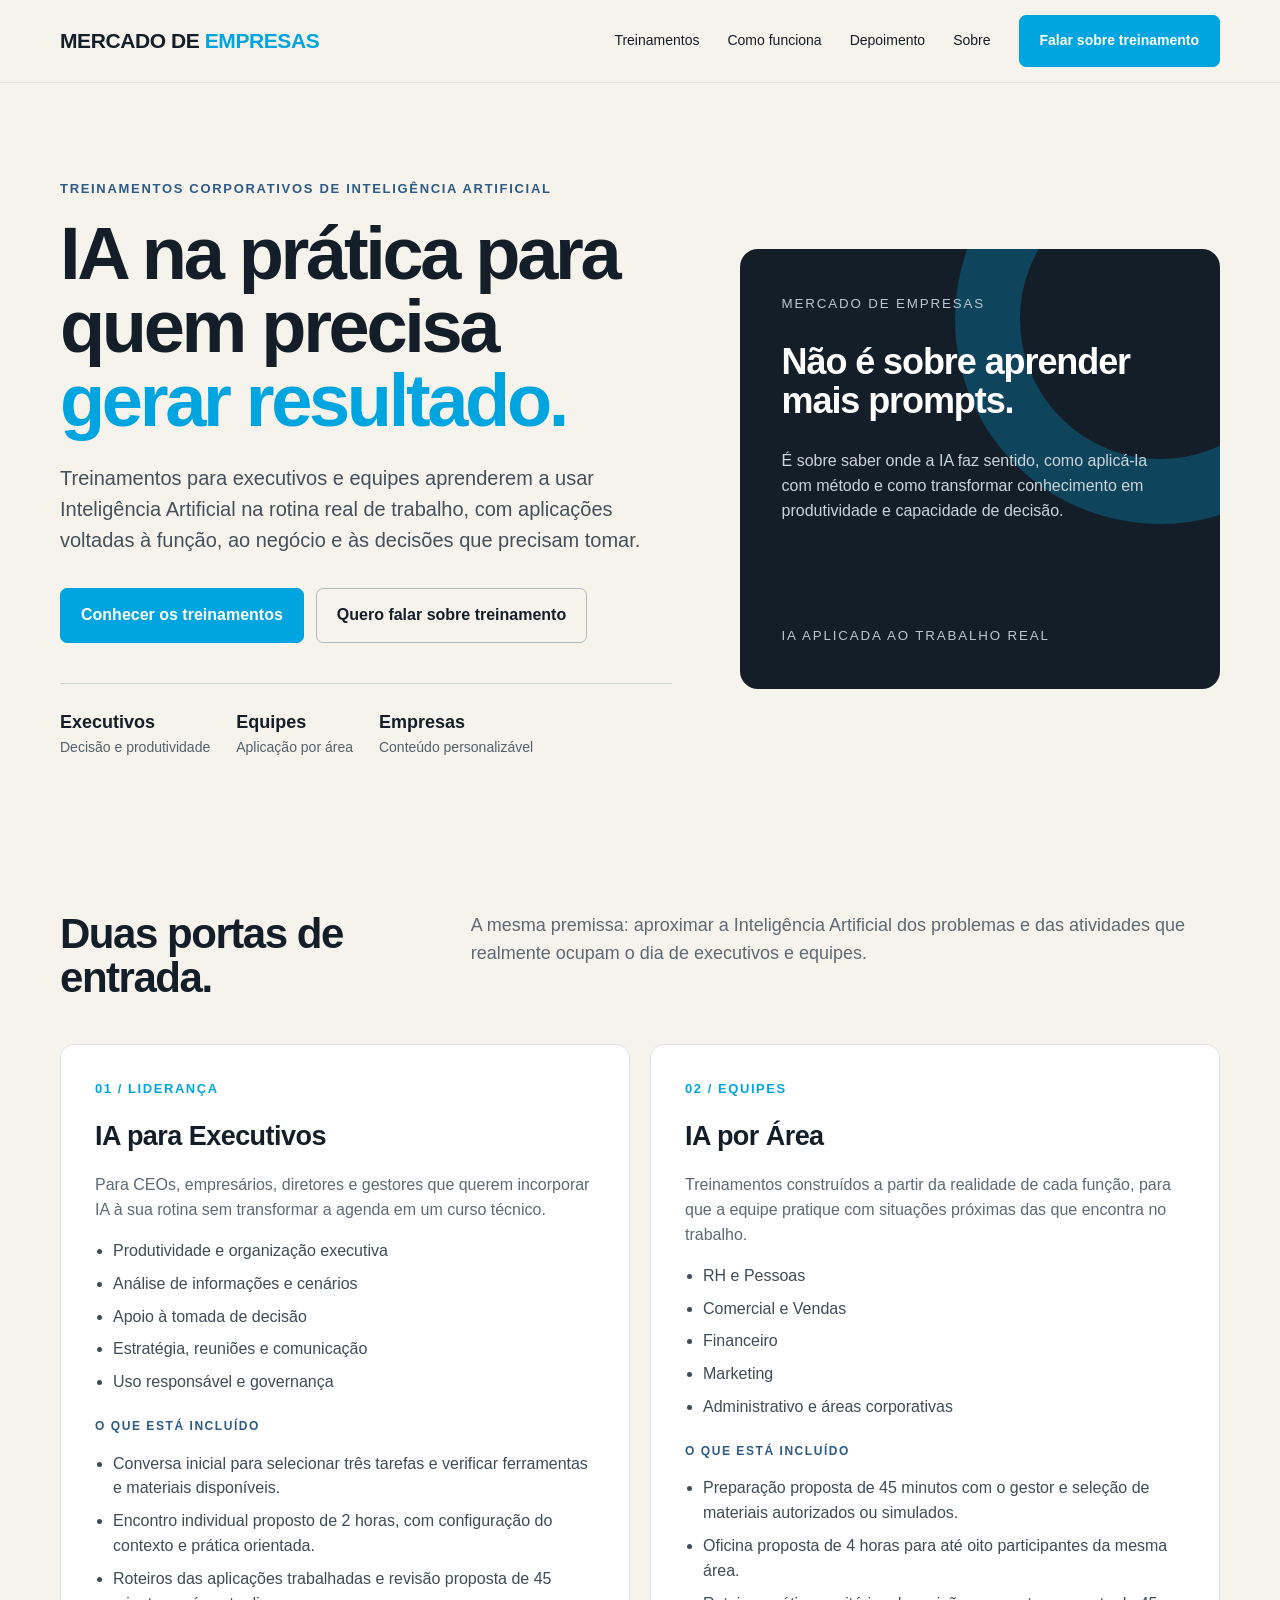
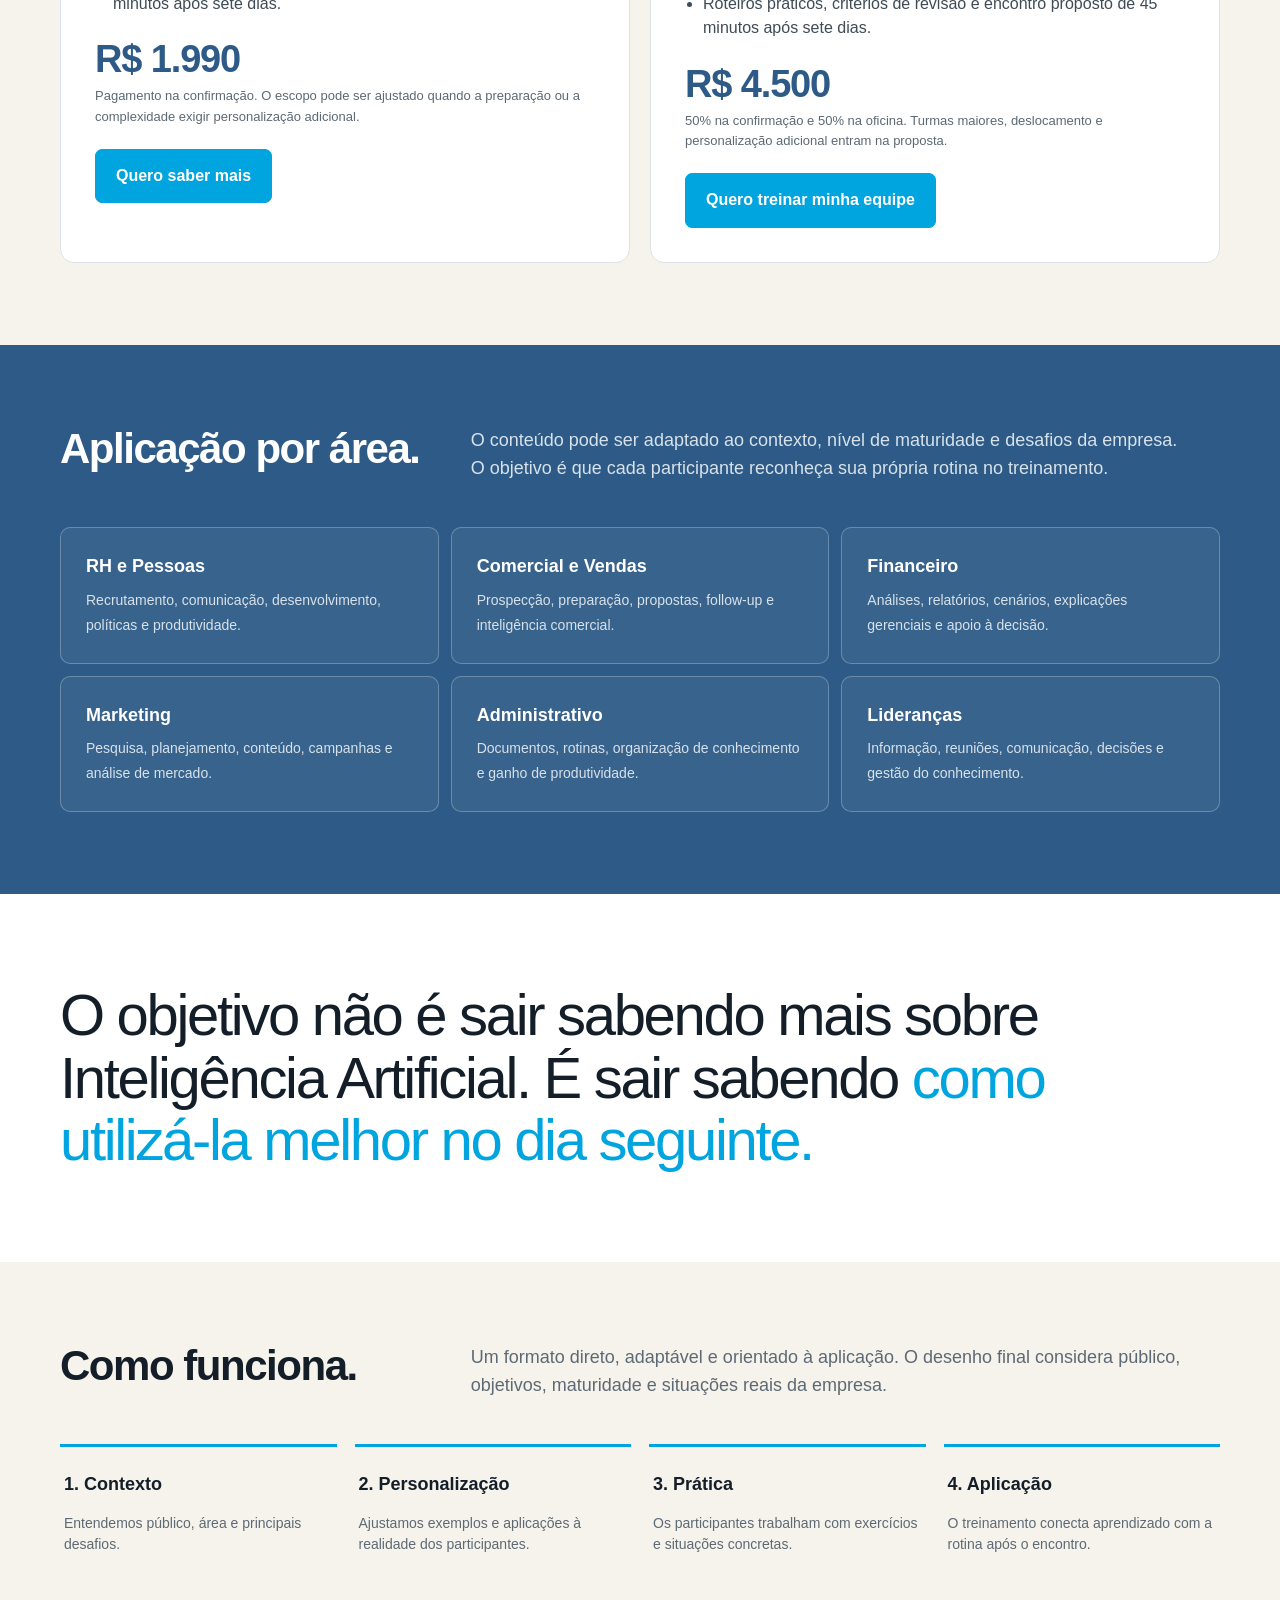
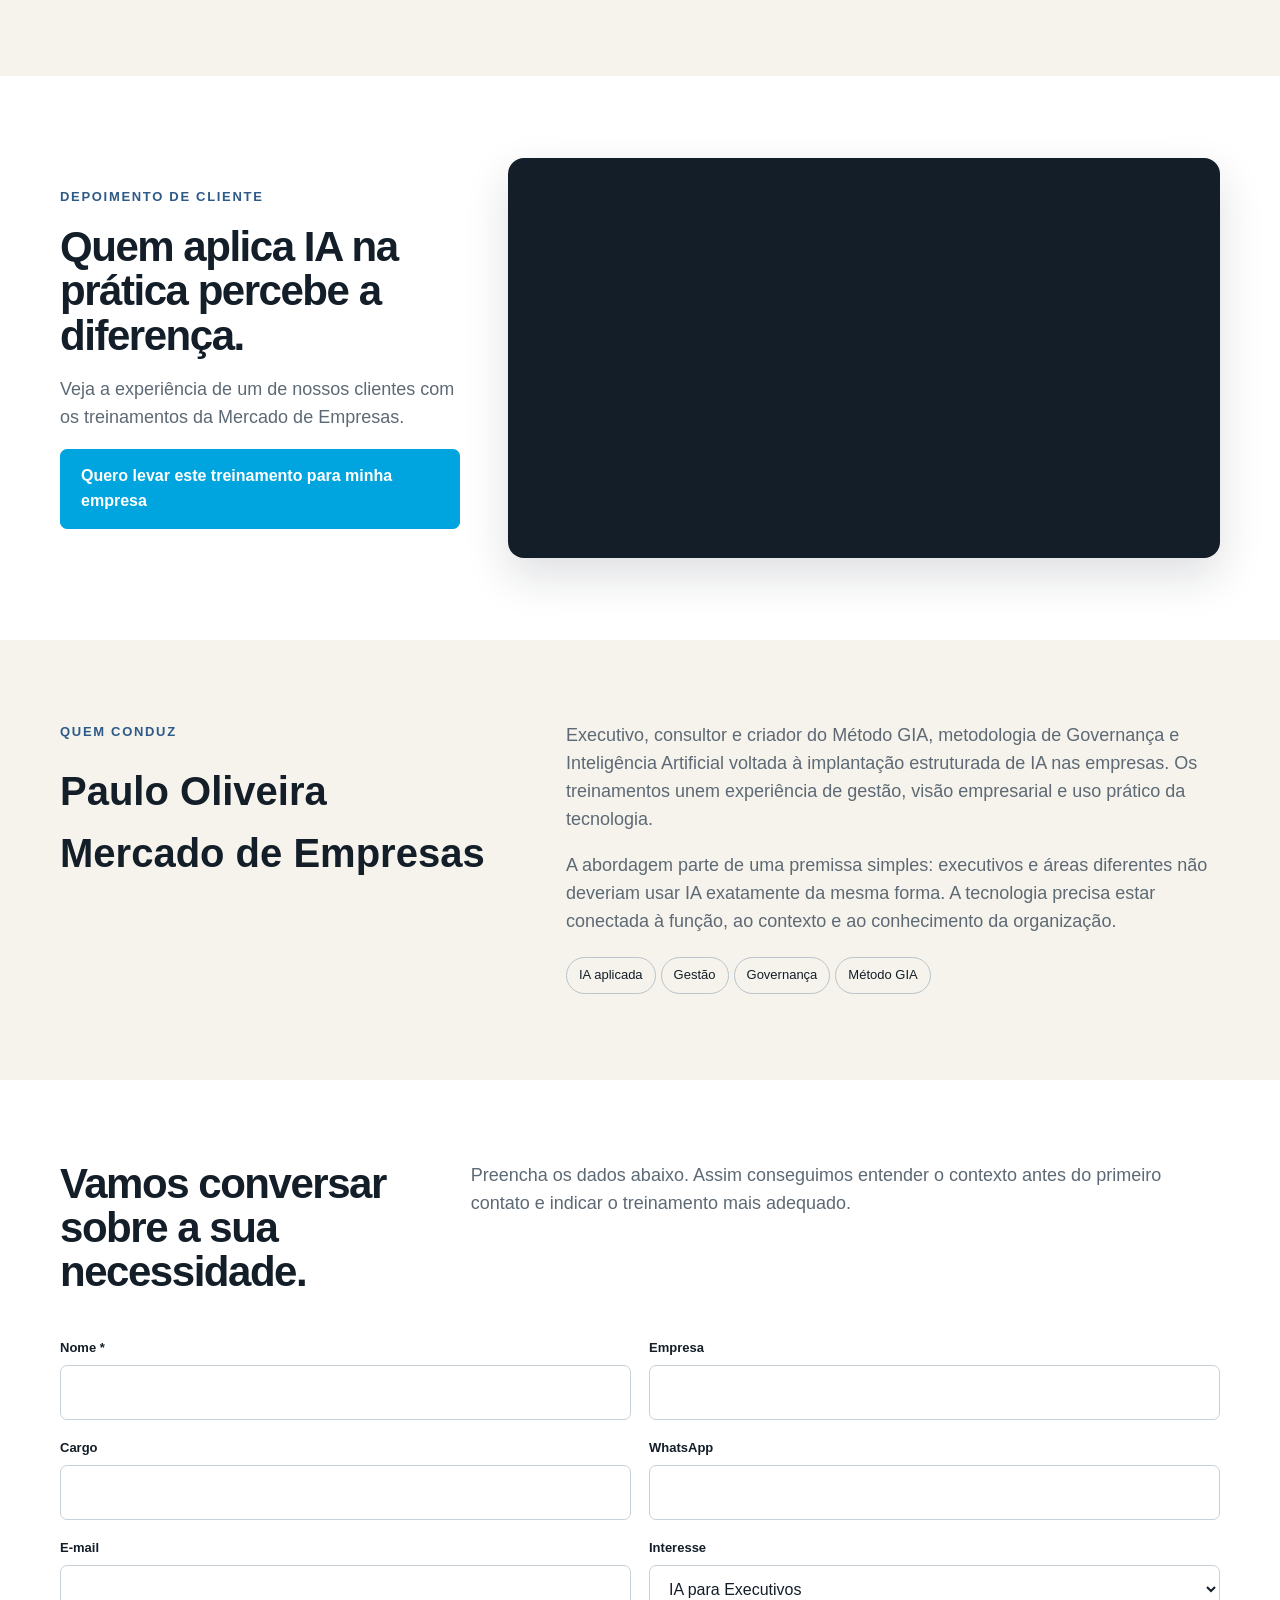
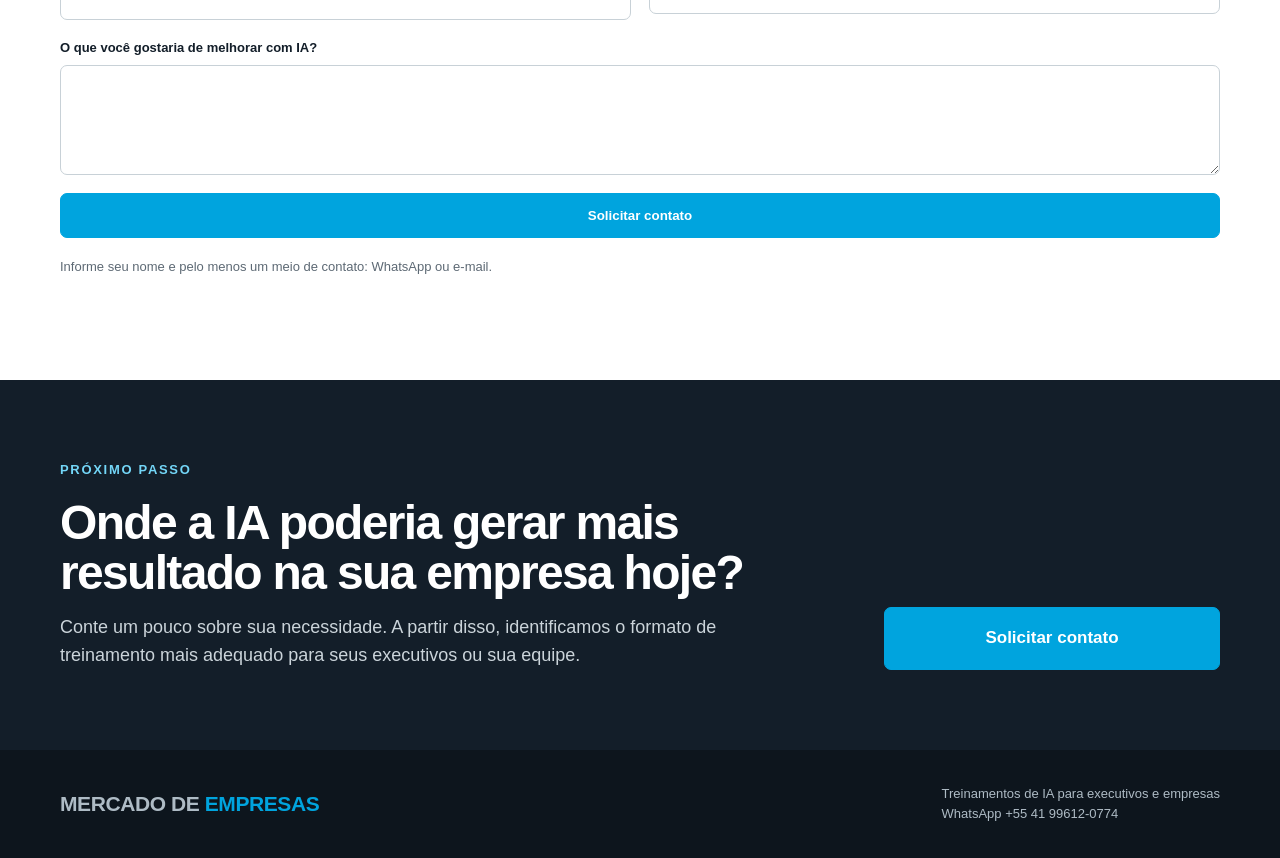
<file: index.html>
<!doctype html><html lang="pt-BR"><head><meta charset="utf-8"><meta name="viewport" content="width=device-width,initial-scale=1"><title>IA na Prática | Mercado de Empresas</title><meta name="description" content="Treinamentos práticos de Inteligência Artificial para executivos e equipes. IA aplicada à rotina, decisões e resultados da empresa."><meta name="mde-version" content="2026-10-04-ga4-live"><style>:root{--cyan:#00A4DE;--deep:#2D5A87;--cream:#F6F3EC;--graphite:#131E29;--white:#fff;--muted:#5d6974;--line:#dce3e8}*{box-sizing:border-box}html{scroll-behavior:smooth}body{margin:0;font-family:Inter,Arial,sans-serif;background:var(--cream);color:var(--graphite);line-height:1.55}.wrap{width:min(1160px,calc(100% - 40px));margin:auto}header{position:sticky;top:0;z-index:20;background:rgba(246,243,236,.94);backdrop-filter:blur(12px);border-bottom:1px solid rgba(19,30,41,.08)}.nav{height:82px;display:flex;align-items:center;justify-content:space-between;gap:24px}.brand{font-weight:800;font-size:21px;letter-spacing:-.02em}.brand span{color:var(--cyan)}.navlinks{display:flex;align-items:center;gap:28px;font-size:14px}a{color:inherit;text-decoration:none}.btn{display:inline-flex;align-items:center;justify-content:center;padding:14px 20px;border-radius:7px;background:var(--cyan);color:#fff;font-weight:750;border:1px solid var(--cyan);transition:.2s}.btn:hover{transform:translateY(-1px);filter:brightness(.96)}.btn.alt{background:transparent;color:var(--graphite);border-color:#aeb9c2}.hero{padding:96px 0 72px;overflow:hidden}.hero-grid{display:grid;grid-template-columns:1.12fr .88fr;gap:68px;align-items:center}.eyebrow{font-size:13px;letter-spacing:.13em;text-transform:uppercase;color:var(--deep);font-weight:800;margin-bottom:18px}h1{font-size:clamp(42px,6vw,74px);line-height:.99;letter-spacing:-.045em;margin:0 0 26px;max-width:800px}h1 span{color:var(--cyan)}.lead{font-size:20px;color:#43505c;max-width:690px;margin:0 0 32px}.actions{display:flex;gap:12px;flex-wrap:wrap}.proof{display:flex;gap:26px;margin-top:40px;padding-top:25px;border-top:1px solid #cdd5da;font-size:14px;color:#52606b}.proof b{display:block;color:var(--graphite);font-size:18px}.hero-card{background:var(--graphite);color:white;border-radius:18px;padding:42px;min-height:440px;display:flex;flex-direction:column;justify-content:space-between;position:relative;overflow:hidden}.hero-card:before{content:"";position:absolute;width:280px;height:280px;border:65px solid var(--cyan);border-radius:50%;right:-145px;top:-135px;opacity:.28;pointer-events:none;z-index:0}.hero-card>div,.hero-card>small{position:relative;z-index:1}.hero-card small{text-transform:uppercase;letter-spacing:.14em;color:#b9c7d0}.hero-card h2{font-size:36px;line-height:1.08;letter-spacing:-.03em;max-width:380px;margin:28px 0}.hero-card p{color:#cbd4da;max-width:390px}section{padding:82px 0}.section-head{display:grid;grid-template-columns:.65fr 1.35fr;gap:50px;margin-bottom:44px}.section-head h2{font-size:42px;line-height:1.05;letter-spacing:-.035em;margin:0}.section-head p{font-size:18px;color:var(--muted);margin:0;max-width:720px}.cards{display:grid;grid-template-columns:repeat(2,1fr);gap:20px}.card{background:#fff;border:1px solid var(--line);border-radius:14px;padding:34px}.card .num{color:var(--cyan);font-size:13px;font-weight:800;letter-spacing:.12em}.card h3{font-size:27px;margin:16px 0 12px;letter-spacing:-.02em}.card p{color:var(--muted)}.card ul{padding-left:18px;color:#3f4b55}.card li{margin:8px 0}.offer-label{font-size:12px;letter-spacing:.13em;text-transform:uppercase;color:var(--deep);font-weight:800;margin:22px 0 6px}.price{font-size:38px;line-height:1;color:var(--deep);font-weight:850;letter-spacing:-.03em;margin:24px 0 8px}.price-note{font-size:13px;color:var(--muted);margin:0 0 22px}.dark{background:var(--deep);color:#fff}.dark .section-head p{color:#d8e2ea}.areas{display:grid;grid-template-columns:repeat(3,1fr);gap:12px}.area{padding:25px;border:1px solid rgba(255,255,255,.25);border-radius:10px;background:rgba(255,255,255,.055)}.area b{display:block;font-size:18px;margin-bottom:7px}.area span{color:#d8e2ea;font-size:14px}.steps{display:grid;grid-template-columns:repeat(4,1fr);gap:18px}.step{border-top:3px solid var(--cyan);padding:24px 4px}.step b{font-size:18px}.step p{color:var(--muted);font-size:14px}.statement{padding:90px 0;background:#fff}.statement blockquote{font-size:clamp(34px,5vw,58px);line-height:1.08;letter-spacing:-.04em;margin:0;max-width:1050px}.statement span{color:var(--cyan)}.about{display:grid;grid-template-columns:.8fr 1.2fr;gap:70px;align-items:start}.about h2{font-size:40px;margin:0}.about p{font-size:18px;color:var(--muted);margin-top:0}.tag{display:inline-block;border:1px solid #b9c4cb;border-radius:999px;padding:7px 12px;margin:4px 5px 4px 0;font-size:13px}.leadform{background:#fff}.formgrid{display:grid;grid-template-columns:repeat(2,1fr);gap:18px}.field{display:flex;flex-direction:column;gap:7px}.field.full{grid-column:1/-1}.field label{font-size:13px;font-weight:750}.field input,.field select,.field textarea{width:100%;padding:14px 15px;border:1px solid #c8d1d7;border-radius:7px;background:#fff;color:var(--graphite);font:inherit}.field textarea{min-height:110px;resize:vertical}.formnote{font-size:13px;color:var(--muted);margin-top:12px}.formstatus{margin-top:14px;font-weight:700}.cta{padding:80px 0;background:var(--graphite);color:white}.cta-box{display:grid;grid-template-columns:1.4fr .6fr;gap:40px;align-items:end}.cta h2{font-size:48px;line-height:1.04;letter-spacing:-.035em;margin:0 0 16px}.cta p{color:#cbd4da;font-size:18px;margin:0;max-width:690px}.cta .btn{width:100%;font-size:17px;padding:17px}footer{background:#0d151d;color:#aebbc5;padding:34px 0;font-size:13px}.foot{display:flex;justify-content:space-between;gap:20px;align-items:center}.floating{position:fixed;right:20px;bottom:20px;z-index:30;box-shadow:0 12px 28px rgba(0,0,0,.18)}.floating.hidden{display:none}.successbox{display:none;grid-column:1/-1;padding:32px;border:1px solid #b8dfe9;border-radius:12px;background:#f2fbfe}.successbox.show{display:block}.formgrid.sent>.field{display:none}.formgrid.sent>.successbox{display:block}.successbox h3{margin:0 0 8px;font-size:25px}.successbox p{margin:0;color:var(--muted)}.successbox #waAfterSubmit{display:inline-flex;margin-top:20px;background:var(--cyan);color:#fff}@media(max-width:850px){.navlinks a:not(.btn){display:none}.hero{padding-top:62px}.hero-grid,.section-head,.about,.cta-box{grid-template-columns:1fr}.hero-card{min-height:330px}.cards,.areas{grid-template-columns:1fr}.steps{grid-template-columns:1fr 1fr}.proof{flex-wrap:wrap}section{padding:60px 0}}@media(max-width:650px){.formgrid{grid-template-columns:1fr}.field.full{grid-column:auto}}@media(max-width:520px){.hero-card:before{width:230px;height:230px;border-width:48px;right:-130px;top:-110px;opacity:.18}.wrap{width:min(100% - 28px,1160px)}.nav{height:70px}.brand{font-size:17px}h1{font-size:44px}.lead{font-size:18px}.hero-card{padding:28px}.steps{grid-template-columns:1fr}.cta h2{font-size:38px}.floating{left:14px;right:14px;bottom:12px}}.testimonial{background:#fff}.testimonial-grid{display:grid;grid-template-columns:.72fr 1.28fr;gap:48px;align-items:center}.testimonial h2{font-size:42px;line-height:1.05;letter-spacing:-.035em;margin:0 0 18px}.testimonial p{font-size:18px;color:var(--muted)}.video-wrap{position:relative;padding-top:56.25%;border-radius:16px;overflow:hidden;background:var(--graphite);box-shadow:0 18px 45px rgba(19,30,41,.14)}.video-wrap iframe{position:absolute;inset:0;width:100%;height:100%;border:0}@media(max-width:850px){.testimonial-grid{grid-template-columns:1fr}.testimonial h2{font-size:36px}}</style></head><body><script async src="https://www.googletagmanager.com/gtag/js?id=G-4617B5CX98"></script><script>
window.dataLayer=window.dataLayer||[];
function gtag(){dataLayer.push(arguments);}
window.MDE_ANALYTICS={measurementId:'G-4617B5CX98',startedAt:Date.now()};
function mdeTrack(name,params){gtag('event',name,Object.assign({page_location:location.href,page_path:location.pathname,origem:new URLSearchParams(location.search).get('origem')||new URLSearchParams(location.search).get('utm_source')||'direto'},params||{}));}
gtag('js',new Date());
gtag('config','G-4617B5CX98',{send_page_view:true});
</script><header><div class="wrap nav"><div class="brand">MERCADO DE <span>EMPRESAS</span></div><nav class="navlinks"><a href="#treinamentos">Treinamentos</a><a href="#como">Como funciona</a><a href="#depoimento">Depoimento</a><a href="#sobre">Sobre</a><a class="btn form-cta" data-interest="Geral" href="#contato">Falar sobre treinamento</a></nav></div></header><main><section class="hero"><div class="wrap hero-grid"><div><div class="eyebrow">Treinamentos corporativos de Inteligência Artificial</div><h1>IA na prática para quem precisa <span>gerar resultado.</span></h1><p class="lead">Treinamentos para executivos e equipes aprenderem a usar Inteligência Artificial na rotina real de trabalho, com aplicações voltadas à função, ao negócio e às decisões que precisam tomar.</p><div class="actions"><a class="btn" href="#treinamentos">Conhecer os treinamentos</a><a class="btn alt form-cta" data-interest="Geral" href="#contato">Quero falar sobre treinamento</a></div><div class="proof"><div><b>Executivos</b>Decisão e produtividade</div><div><b>Equipes</b>Aplicação por área</div><div><b>Empresas</b>Conteúdo personalizável</div></div></div><div class="hero-card"><div><small>Mercado de Empresas</small><h2>Não é sobre aprender mais prompts.</h2><p>É sobre saber onde a IA faz sentido, como aplicá-la com método e como transformar conhecimento em produtividade e capacidade de decisão.</p></div><small>IA aplicada ao trabalho real</small></div></div></section><section id="treinamentos"><div class="wrap"><div class="section-head"><h2>Duas portas de entrada.</h2><p>A mesma premissa: aproximar a Inteligência Artificial dos problemas e das atividades que realmente ocupam o dia de executivos e equipes.</p></div><div class="cards"><article class="card"><div class="num">01 / LIDERANÇA</div><h3>IA para Executivos</h3><p>Para CEOs, empresários, diretores e gestores que querem incorporar IA à sua rotina sem transformar a agenda em um curso técnico.</p><ul><li>Produtividade e organização executiva</li><li>Análise de informações e cenários</li><li>Apoio à tomada de decisão</li><li>Estratégia, reuniões e comunicação</li><li>Uso responsável e governança</li></ul><div class="offer-label">O que está incluído</div><ul><li>Conversa inicial para selecionar três tarefas e verificar ferramentas e materiais disponíveis.</li><li>Encontro individual proposto de 2 horas, com configuração do contexto e prática orientada.</li><li>Roteiros das aplicações trabalhadas e revisão proposta de 45 minutos após sete dias.</li></ul><div class="price">R$ 1.990</div><p class="price-note">Pagamento na confirmação. O escopo pode ser ajustado quando a preparação ou a complexidade exigir personalização adicional.</p><a class="btn form-cta" data-interest="IA para Executivos" href="#contato">Quero saber mais</a></article><article class="card"><div class="num">02 / EQUIPES</div><h3>IA por Área</h3><p>Treinamentos construídos a partir da realidade de cada função, para que a equipe pratique com situações próximas das que encontra no trabalho.</p><ul><li>RH e Pessoas</li><li>Comercial e Vendas</li><li>Financeiro</li><li>Marketing</li><li>Administrativo e áreas corporativas</li></ul><div class="offer-label">O que está incluído</div><ul><li>Preparação proposta de 45 minutos com o gestor e seleção de materiais autorizados ou simulados.</li><li>Oficina proposta de 4 horas para até oito participantes da mesma área.</li><li>Roteiros práticos, critérios de revisão e encontro proposto de 45 minutos após sete dias.</li></ul><div class="price">R$ 4.500</div><p class="price-note">50% na confirmação e 50% na oficina. Turmas maiores, deslocamento e personalização adicional entram na proposta.</p><a class="btn form-cta" data-interest="Outro" href="#contato">Quero treinar minha equipe</a></article></div></div></section><section class="dark"><div class="wrap"><div class="section-head"><h2>Aplicação por área.</h2><p>O conteúdo pode ser adaptado ao contexto, nível de maturidade e desafios da empresa. O objetivo é que cada participante reconheça sua própria rotina no treinamento.</p></div><div class="areas"><div class="area"><b>RH e Pessoas</b><span>Recrutamento, comunicação, desenvolvimento, políticas e produtividade.</span></div><div class="area"><b>Comercial e Vendas</b><span>Prospecção, preparação, propostas, follow-up e inteligência comercial.</span></div><div class="area"><b>Financeiro</b><span>Análises, relatórios, cenários, explicações gerenciais e apoio à decisão.</span></div><div class="area"><b>Marketing</b><span>Pesquisa, planejamento, conteúdo, campanhas e análise de mercado.</span></div><div class="area"><b>Administrativo</b><span>Documentos, rotinas, organização de conhecimento e ganho de produtividade.</span></div><div class="area"><b>Lideranças</b><span>Informação, reuniões, comunicação, decisões e gestão do conhecimento.</span></div></div></div></section><section class="statement"><div class="wrap"><blockquote>O objetivo não é sair sabendo mais sobre Inteligência Artificial. É sair sabendo <span>como utilizá-la melhor no dia seguinte.</span></blockquote></div></section><section id="como"><div class="wrap"><div class="section-head"><h2>Como funciona.</h2><p>Um formato direto, adaptável e orientado à aplicação. O desenho final considera público, objetivos, maturidade e situações reais da empresa.</p></div><div class="steps"><div class="step"><b>1. Contexto</b><p>Entendemos público, área e principais desafios.</p></div><div class="step"><b>2. Personalização</b><p>Ajustamos exemplos e aplicações à realidade dos participantes.</p></div><div class="step"><b>3. Prática</b><p>Os participantes trabalham com exercícios e situações concretas.</p></div><div class="step"><b>4. Aplicação</b><p>O treinamento conecta aprendizado com a rotina após o encontro.</p></div></div></div></section><section class="testimonial" id="depoimento"><div class="wrap testimonial-grid"><div><div class="eyebrow">Depoimento de cliente</div><h2>Quem aplica IA na prática percebe a diferença.</h2><p>Veja a experiência de um de nossos clientes com os treinamentos da Mercado de Empresas.</p><a class="btn form-cta" data-interest="Geral" href="#contato">Quero levar este treinamento para minha empresa</a></div><div class="video-wrap"><iframe src="https://www.youtube.com/embed/s4K3jDXlQZ8?rel=0" id="testimonialVideo" title="Depoimento de cliente - Mercado de Empresas" loading="lazy" allow="accelerometer; autoplay; clipboard-write; encrypted-media; gyroscope; picture-in-picture; web-share" allowfullscreen></iframe></div></div></section><section id="sobre"><div class="wrap about"><div><div class="eyebrow">Quem conduz</div><h2>Paulo Oliveira<br>Mercado de Empresas</h2></div><div><p>Executivo, consultor e criador do Método GIA, metodologia de Governança e Inteligência Artificial voltada à implantação estruturada de IA nas empresas. Os treinamentos unem experiência de gestão, visão empresarial e uso prático da tecnologia.</p><p>A abordagem parte de uma premissa simples: executivos e áreas diferentes não deveriam usar IA exatamente da mesma forma. A tecnologia precisa estar conectada à função, ao contexto e ao conhecimento da organização.</p><span class="tag">IA aplicada</span><span class="tag">Gestão</span><span class="tag">Governança</span><span class="tag">Método GIA</span></div></div></section><section class="leadform" id="contato"><div class="wrap"><div class="section-head"><h2>Vamos conversar sobre a sua necessidade.</h2><p>Preencha os dados abaixo. Assim conseguimos entender o contexto antes do primeiro contato e indicar o treinamento mais adequado.</p></div><form id="leadForm" class="formgrid"><div class="field"><label for="nome">Nome *</label><input id="nome" name="nome" required autocomplete="name"></div><div class="field"><label for="empresa">Empresa</label><input id="empresa" name="empresa" autocomplete="organization"></div><div class="field"><label for="cargo">Cargo</label><input id="cargo" name="cargo" autocomplete="organization-title"></div><div class="field"><label for="whatsapp">WhatsApp</label><input id="whatsapp" name="whatsapp" inputmode="tel" autocomplete="tel"></div><div class="field"><label for="email">E-mail</label><input id="email" name="email" type="email" autocomplete="email"></div><div class="field"><label for="treinamento">Interesse</label><select id="treinamento" name="treinamento"><option value="IA para Executivos">IA para Executivos</option><option value="RH e Pessoas">RH e Pessoas</option><option value="Comercial e Vendas">Comercial e Vendas</option><option value="Financeiro">Financeiro</option><option value="Marketing">Marketing</option><option value="Administrativo">Administrativo</option><option value="Lideranças">Lideranças</option><option value="Outro">Outro</option></select></div><div class="field full"><label for="mensagem">O que você gostaria de melhorar com IA?</label><textarea id="mensagem" name="mensagem"></textarea></div><div class="field full"><button class="btn" type="submit" id="submitLead">Solicitar contato</button><div class="formnote">Informe seu nome e pelo menos um meio de contato: WhatsApp ou e-mail.</div><div class="formstatus" id="formStatus" role="status" aria-live="polite"></div></div><div class="successbox" id="successBox" role="status" aria-live="polite"><h3 id="successTitle">Obrigado.</h3><p>Sua solicitação foi enviada à Mercado de Empresas. Entraremos em contato para entender melhor sua necessidade e avaliar o treinamento mais adequado.</p><a class="btn" id="waAfterSubmit" href="#" target="_blank" rel="noopener" style="margin-top:18px">Falar agora pelo WhatsApp</a></div></form></div></section><section class="cta"><div class="wrap cta-box"><div><div class="eyebrow" style="color:#73d6f7">Próximo passo</div><h2>Onde a IA poderia gerar mais resultado na sua empresa hoje?</h2><p>Conte um pouco sobre sua necessidade. A partir disso, identificamos o formato de treinamento mais adequado para seus executivos ou sua equipe.</p></div><div><a class="btn form-cta" data-interest="Geral" href="#contato">Solicitar contato</a></div></div></section></main><footer><div class="wrap foot"><div class="brand">MERCADO DE <span>EMPRESAS</span></div><div>Treinamentos de IA para executivos e empresas<br>WhatsApp +55 41 99612-0774</div></div></footer><script>
const LEAD_ENDPOINT='https://script.google.com/macros/s/AKfycbx7DwPVA2hJWncaVzhHQdhrP14hjKBkMy_AkD6lBu1BEhT8wfXX1YULSJO5pB8KYuHL/exec';
const params=new URLSearchParams(location.search);
const origem=params.get('origem')||params.get('utm_source')||'landing-page';

document.querySelectorAll('.form-cta').forEach(el=>el.addEventListener('click',()=>{const interesse=el.dataset.interest;if(interesse&&interesse!=='Geral'){const select=document.getElementById('treinamento');if([...select.options].some(o=>o.value===interesse))select.value=interesse;}setTimeout(()=>document.getElementById('nome').focus({preventScroll:true}),450);}));
const leadForm=document.getElementById('leadForm'),statusEl=document.getElementById('formStatus'),submitBtn=document.getElementById('submitLead'),successBox=document.getElementById('successBox'),successTitle=document.getElementById('successTitle');
leadForm.addEventListener('submit',async e=>{
 e.preventDefault();
 const fd=new FormData(leadForm), data=Object.fromEntries(fd.entries());
 if(!data.nome||(!data.email&&!data.whatsapp)){statusEl.textContent='Informe seu nome e pelo menos WhatsApp ou e-mail.';return;}
 Object.assign(data,{origem,utm_source:params.get('utm_source')||'',utm_medium:params.get('utm_medium')||'',utm_campaign:params.get('utm_campaign')||'',utm_content:params.get('utm_content')||'',pagina:location.href});
 submitBtn.disabled=true;submitBtn.textContent='Enviando...';statusEl.textContent='';
 try{
  await fetch(LEAD_ENDPOINT,{method:'POST',mode:'no-cors',headers:{'Content-Type':'text/plain;charset=utf-8'},body:JSON.stringify(data)});
  const primeiroNome=(data.nome||'').trim().split(/\s+/)[0];
  successTitle.textContent=primeiroNome?`Obrigado, ${primeiroNome}. Solicitação enviada.`:'Obrigado. Solicitação enviada.';mdeTrack('generate_lead',{form_id:'leadForm',interest:data.treinamento||''});
  const wa=document.getElementById('waAfterSubmit');
  wa.href='https://wa.me/5541996120774?text='+encodeURIComponent('Olá, Paulo. Acabei de enviar o formulário no site da Mercado de Empresas e gostaria de conversar sobre o treinamento de IA.');
  leadForm.querySelectorAll('.field').forEach(el=>el.style.display='none');successBox.style.display='block';successBox.classList.add('show');statusEl.textContent='';
  successBox.scrollIntoView({behavior:'smooth',block:'center'});
 }catch(err){statusEl.textContent='Não foi possível enviar agora. Você pode falar conosco pelo WhatsApp.';}
 finally{submitBtn.disabled=false;submitBtn.textContent='Solicitar contato';}
});

let mdeFormStarted=false;
document.querySelectorAll('a[href="#treinamentos"]').forEach(el=>el.addEventListener('click',()=>mdeTrack('view_trainings',{cta_text:(el.textContent||'').trim()})));
document.querySelectorAll('.form-cta').forEach(el=>el.addEventListener('click',()=>mdeTrack('cta_form_click',{cta_text:(el.textContent||'').trim(),interest:el.dataset.interest||''})));
['nome','empresa','cargo','whatsapp','email','treinamento','mensagem'].forEach(id=>{const el=document.getElementById(id);if(el)el.addEventListener('focus',()=>{if(!mdeFormStarted){mdeFormStarted=true;mdeTrack('form_start',{form_id:'leadForm'});}});});
const contatoSection=document.getElementById('contato');
if(contatoSection&&'IntersectionObserver'in window){let seen=false;new IntersectionObserver(entries=>{if(!seen&&entries.some(x=>x.isIntersecting)){seen=true;mdeTrack('form_view',{form_id:'leadForm'});}}, {threshold:.35}).observe(contatoSection);}
const dep=document.getElementById('depoimento');
if(dep&&'IntersectionObserver'in window){let seenDep=false;new IntersectionObserver(entries=>{if(!seenDep&&entries.some(x=>x.isIntersecting)){seenDep=true;mdeTrack('testimonial_view',{video_id:'s4K3jDXlQZ8'});}}, {threshold:.4}).observe(dep);}
const testimonialVideo=document.getElementById('testimonialVideo');
if(testimonialVideo)testimonialVideo.addEventListener('load',()=>mdeTrack('testimonial_embed_loaded',{video_id:'s4K3jDXlQZ8'}));
const waAfter=document.getElementById('waAfterSubmit');
if(waAfter)waAfter.addEventListener('click',()=>mdeTrack('whatsapp_click',{position:'post_submit'}));
mdeTrack('landing_view',{utm_source:params.get('utm_source')||'',utm_medium:params.get('utm_medium')||'',utm_campaign:params.get('utm_campaign')||'',utm_content:params.get('utm_content')||''});
</script></body></html>
</file>
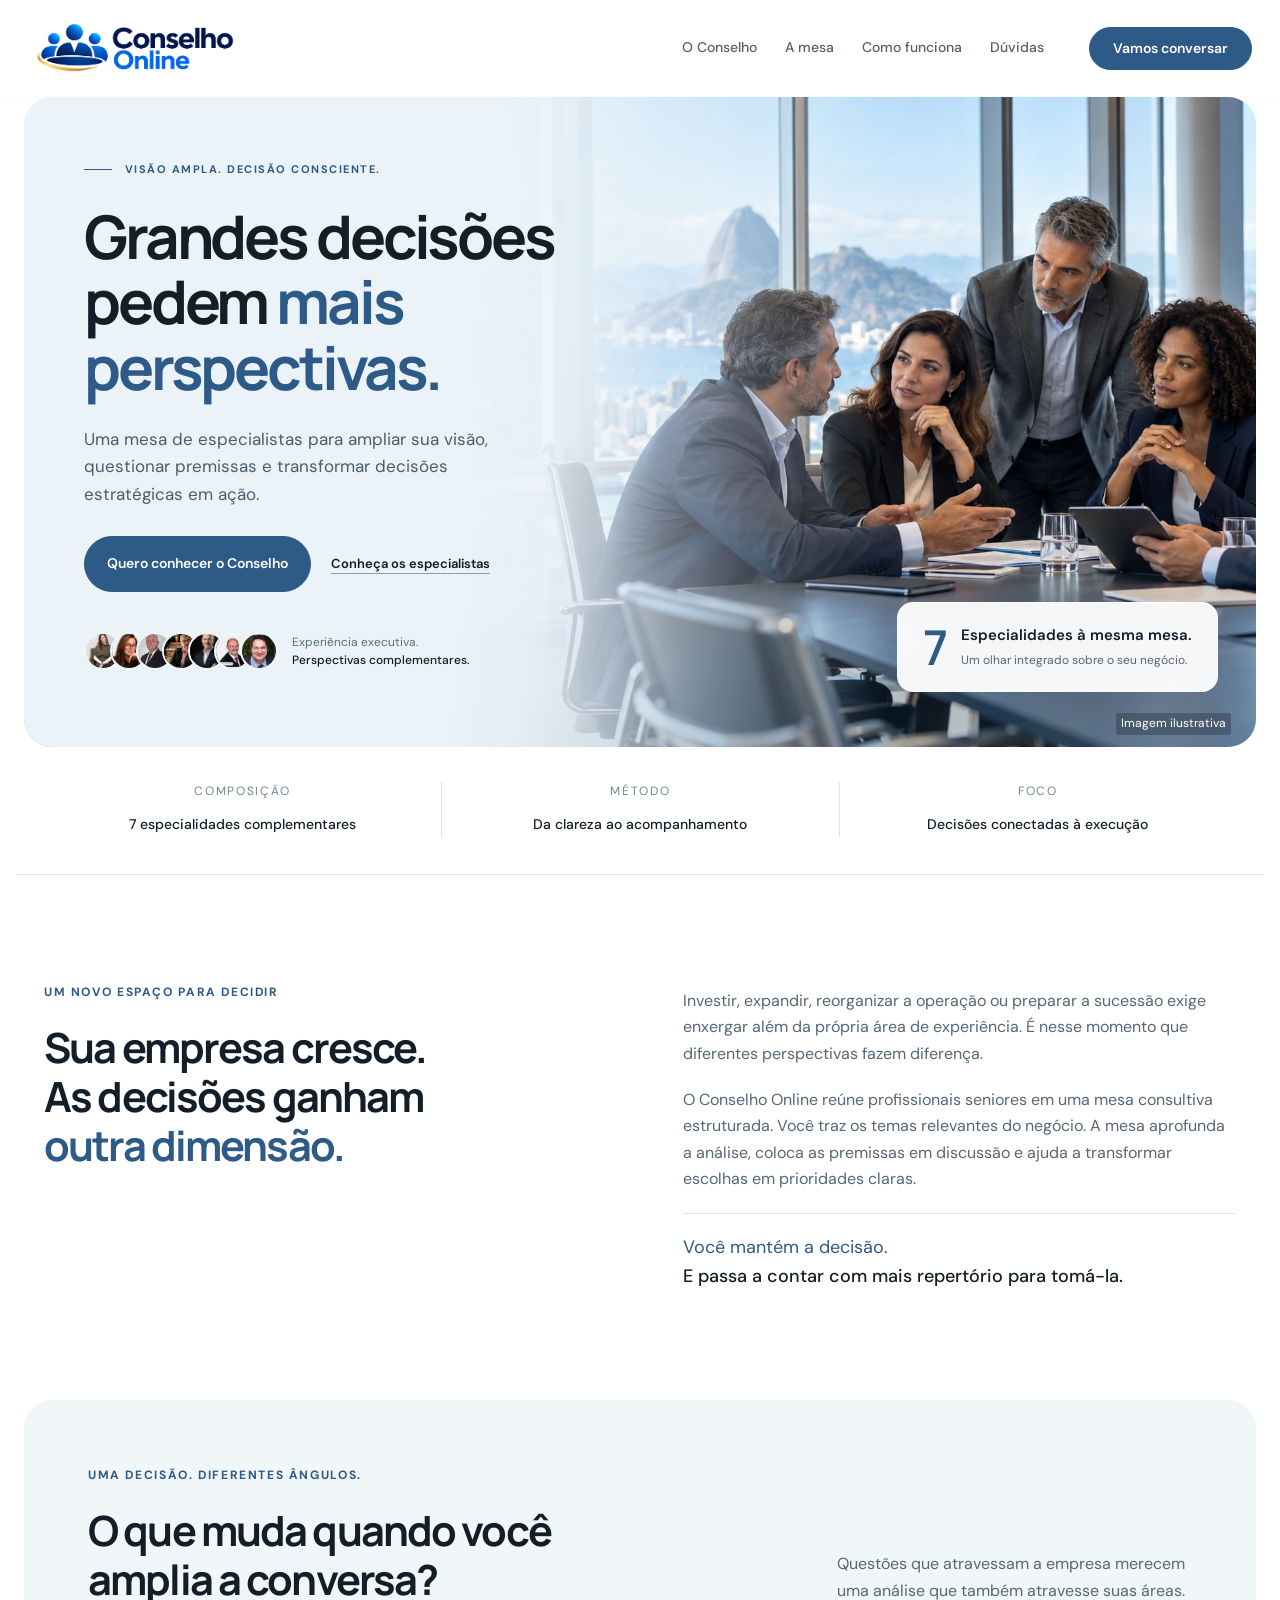
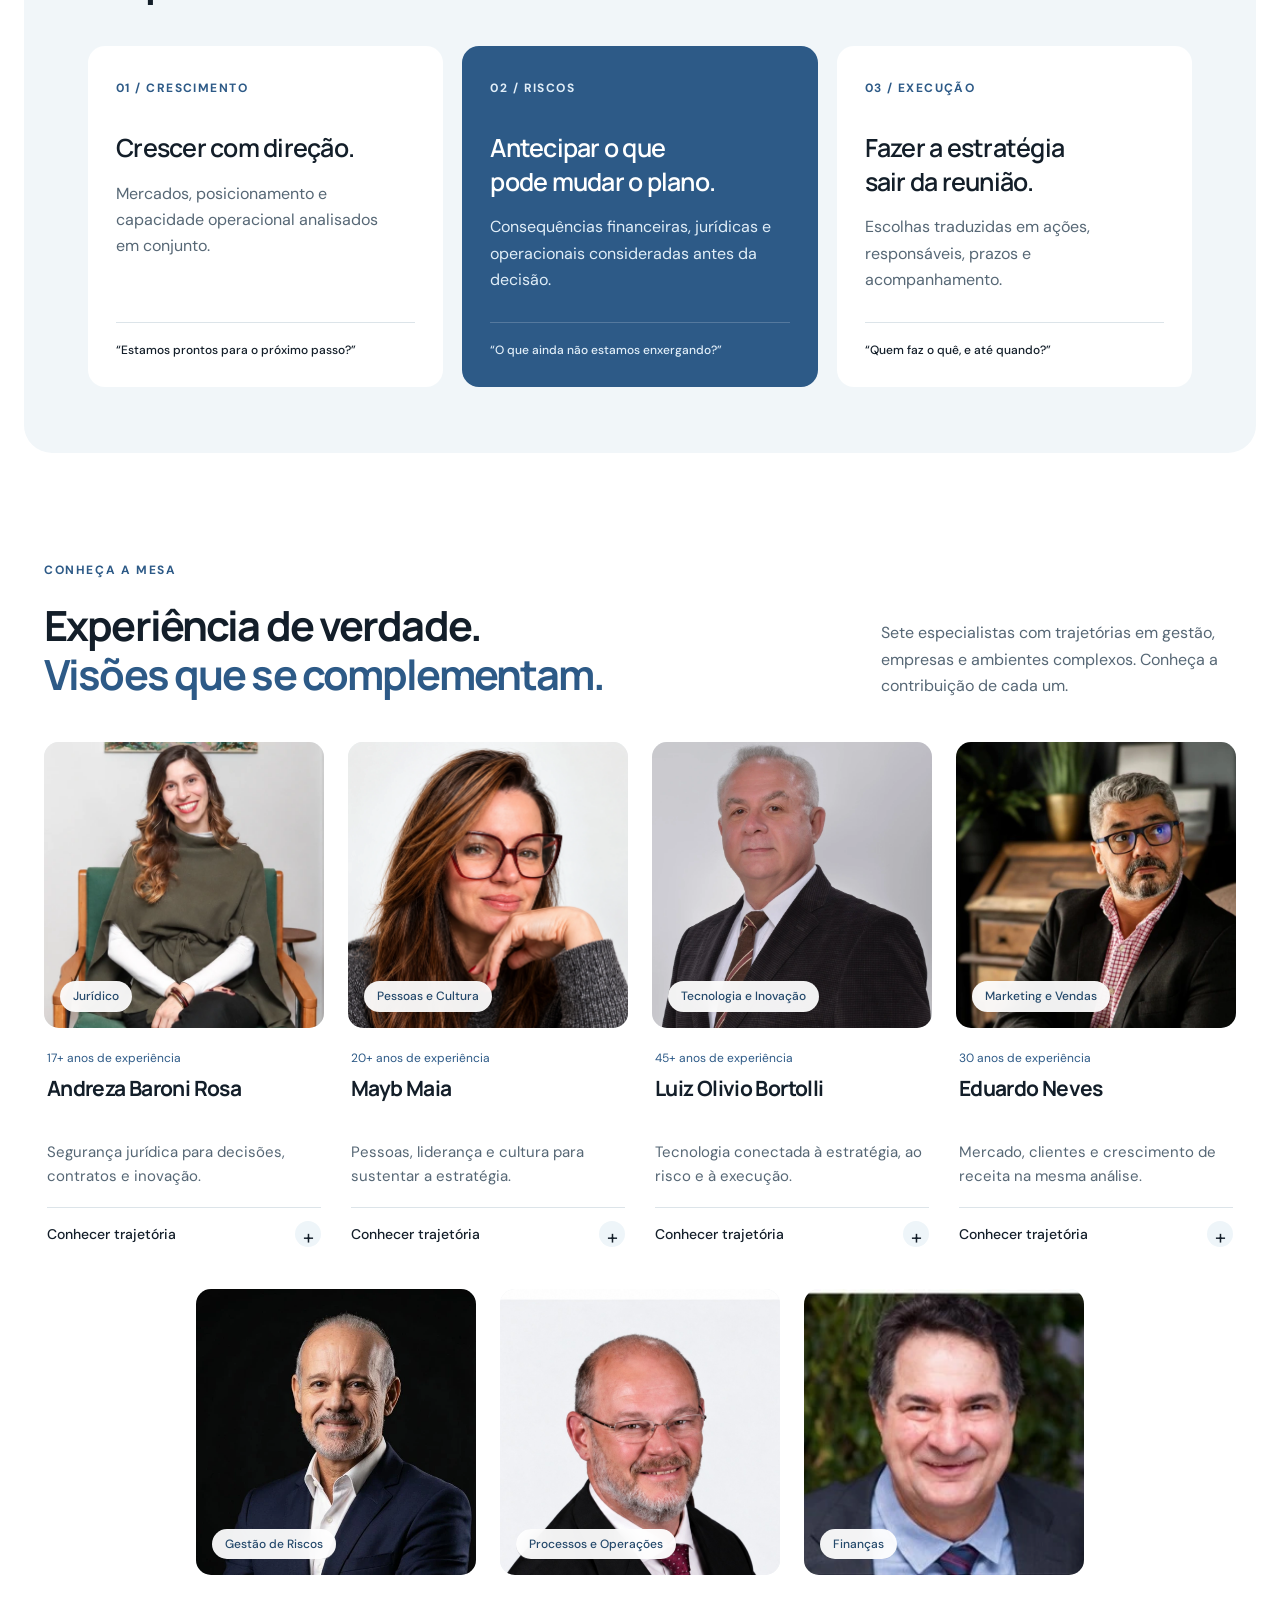
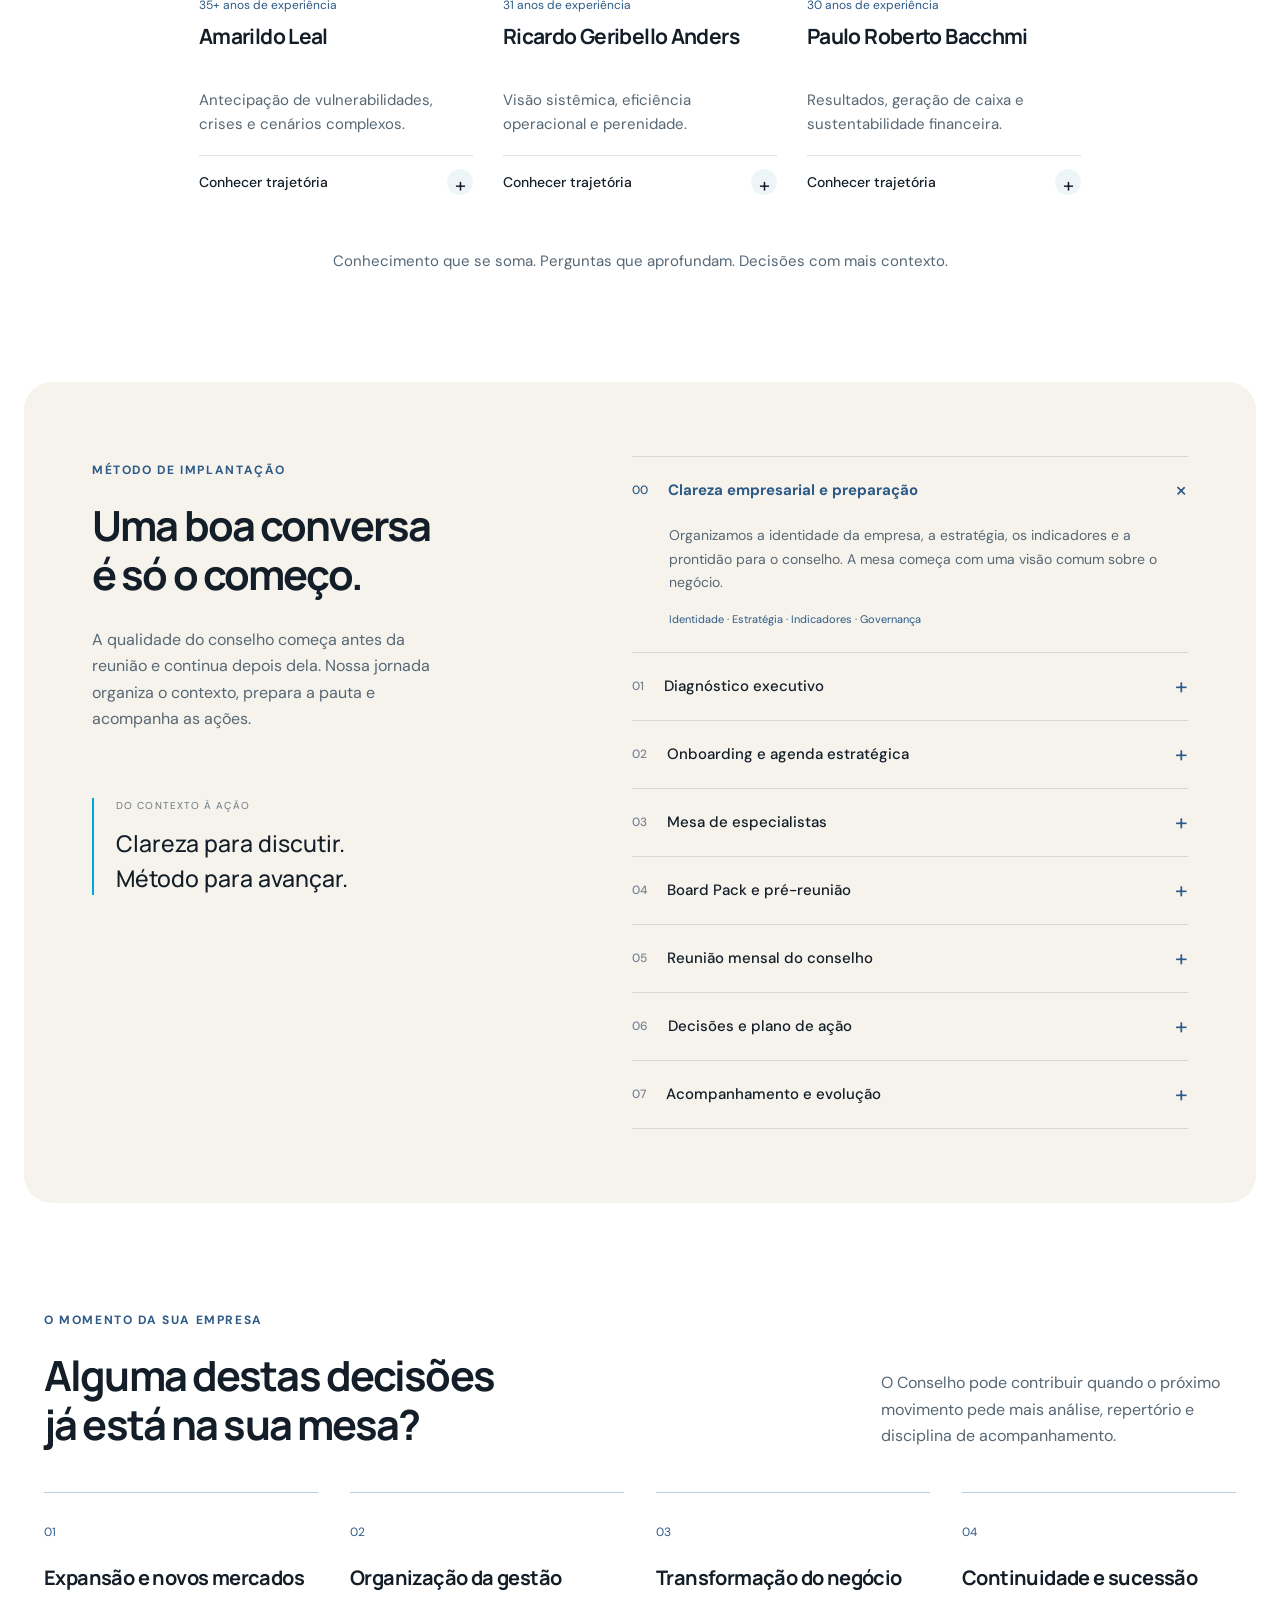
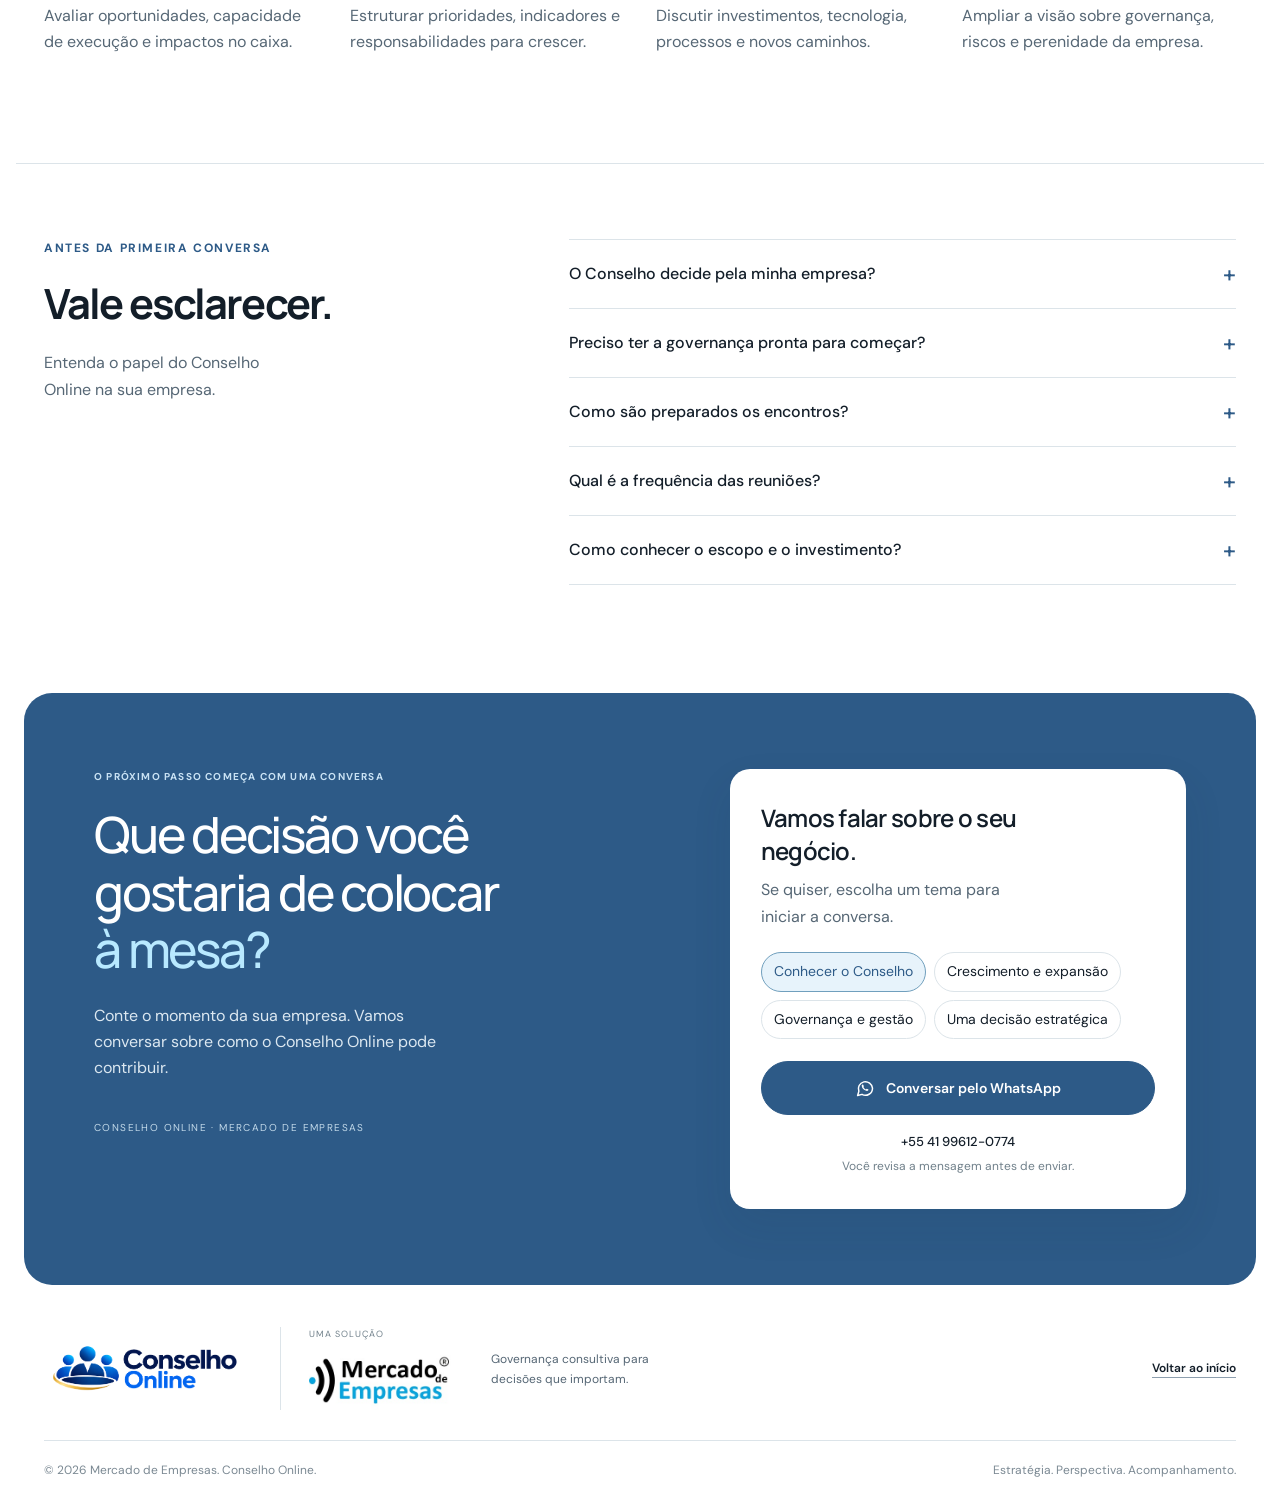
<file: conselho-online/index.html>
<!doctype html>
<html lang="pt-BR">
<head>
<meta charset="utf-8"><meta name="viewport" content="width=device-width, initial-scale=1">
<title>Conselho Online | Grandes decisões, mais perspectivas</title>
<meta name="description" content="Uma mesa de sete especialistas para apoiar CEOs e empresários em decisões estratégicas, com método, plano de ação e acompanhamento. Conheça o Conselho Online da Mercado de Empresas.">
<meta name="theme-color" content="#F6F3EC">
<!-- Google Analytics 4: shared Mercado de Empresas property. -->
<script async src="https://www.googletagmanager.com/gtag/js?id=G-4617B5CX98"></script>
<script>
window.dataLayer = window.dataLayer || [];
function gtag(){ window.dataLayer.push(arguments); }
gtag('js', new Date());
gtag('config', 'G-4617B5CX98', {
  send_page_view: true,
  content_group: 'Conselho Online'
});

document.addEventListener('DOMContentLoaded', function () {
  function track(name, parameters) {
    gtag('event', name, Object.assign({
      send_to: 'G-4617B5CX98',
      content_group: 'Conselho Online'
    }, parameters));
  }

  document.querySelectorAll('a[href="#conversa"]').forEach(function (link) {
    link.addEventListener('click', function () {
      track('cta_contact_click', {
        cta_text: link.textContent.trim(),
        position: link.closest('header') ? 'header' : 'hero'
      });
    });
  });

  document.querySelectorAll('.advisor-open').forEach(function (button) {
    button.addEventListener('click', function () {
      if (!document.getElementById('advisor-dialog').open) return;
      track('advisor_profile_view', {
        advisor_id: button.dataset.advisor,
        advisor_name: button.querySelector('h3').textContent.trim(),
        advisor_role: button.querySelector('.portrait-tag').textContent.trim()
      });
    });
  });

  document.querySelectorAll('input[name="topic"]').forEach(function (input) {
    input.addEventListener('change', function () {
      if (input.checked) track('contact_topic_select', { interest: input.value });
    });
  });

  document.getElementById('contact-whatsapp').addEventListener('click', function () {
    track('whatsapp_click', {
      position: 'contact',
      interest: document.querySelector('input[name="topic"]:checked').value
    });
  });
});
</script>
<link rel="icon" href="assets/conselho-online.png" type="image/png">
<link rel="stylesheet" href="styles.css">
</head>
<body>
<a class="skip-link" href="#principal">Ir para o conteúdo</a>
<header class="site-header">
  <div class="header-inner">
    <a class="brand" href="#inicio" aria-label="Conselho Online, início"><img src="assets/conselho-online.png" alt="Conselho Online" width="2172" height="724"></a>
    <nav id="navigation" aria-label="Navegação principal">
      <a href="#proposta">O Conselho</a><a href="#conselheiros">A mesa</a><a href="#metodo">Como funciona</a><a href="#duvidas">Dúvidas</a>
    </nav>
    <a class="button button-small header-cta" href="#conversa"><span class="desktop-word">Vamos&nbsp;</span>conversar</a>
    <button class="menu-toggle" aria-controls="navigation" aria-expanded="false" aria-label="Abrir menu"><span></span><span></span></button>
  </div>
</header>
<main id="principal">
<section class="hero page-frame" id="inicio" aria-labelledby="hero-title">
  <div class="hero-photo"><img src="assets/conselho-reuniao.webp" alt="Lideranças discutindo decisões em uma reunião executiva" width="1672" height="941" fetchpriority="high"></div>
  <div class="hero-wash"></div>
  <div class="hero-content">
    <p class="eyebrow"><span class="line"></span> VISÃO AMPLA. DECISÃO CONSCIENTE.</p>
    <h1 id="hero-title">Grandes decisões <br>pedem <span>mais<br>perspectivas.</span></h1>
    <p class="hero-description">Uma mesa de especialistas para ampliar sua visão, questionar premissas e transformar decisões estratégicas em ação.</p>
    <div class="hero-actions"><a class="button" href="#conversa">Quero conhecer o Conselho</a><a class="text-link" href="#conselheiros">Conheça os especialistas</a></div>
    <div class="hero-people"><div class="avatar-stack"><img src="assets/andreza-baroni.webp" alt=""><img src="assets/mayb-maia.webp" alt=""><img src="assets/luiz-bortolli.webp" alt=""><img src="assets/eduardo-neves.webp" alt=""><img src="assets/amarildo-leal.webp" alt=""><img src="assets/ricardo-anders-aprovado.jpg" alt=""><img src="assets/paulo-bacchmi.webp" alt=""></div><span>Experiência executiva.<br><strong>Perspectivas complementares.</strong></span></div>
  </div>
  <div class="hero-caption"><span class="caption-mark">7</span><div><strong>Especialidades à mesma mesa.</strong><span>Um olhar integrado sobre o seu negócio.</span></div></div>
  <span class="image-disclaimer">Imagem ilustrativa</span>
</section>
<div class="credentials wrap" aria-label="Pilares do Conselho Online"><div><span class="mini-label">COMPOSIÇÃO</span><strong>7 especialidades complementares</strong></div><div><span class="mini-label">MÉTODO</span><strong>Da clareza ao acompanhamento</strong></div><div><span class="mini-label">FOCO</span><strong>Decisões conectadas à execução</strong></div></div>
<section class="intro section wrap" id="proposta">
  <div><p class="eyebrow">UM NOVO ESPAÇO PARA DECIDIR</p><h2>Sua empresa cresce.<br>As decisões ganham<br><span>outra dimensão.</span></h2></div>
  <div class="intro-copy"><p>Investir, expandir, reorganizar a operação ou preparar a sucessão exige enxergar além da própria área de experiência. É nesse momento que diferentes perspectivas fazem diferença.</p><p>O Conselho Online reúne profissionais seniores em uma mesa consultiva estruturada. Você traz os temas relevantes do negócio. A mesa aprofunda a análise, coloca as premissas em discussão e ajuda a transformar escolhas em prioridades claras.</p><p class="statement">Você mantém a decisão.<br><strong>E passa a contar com mais repertório para tomá-la.</strong></p></div>
</section>
<section class="perspectives page-frame" aria-labelledby="perspectives-title">
 <div class="section-heading"><div><p class="eyebrow">UMA DECISÃO. DIFERENTES ÂNGULOS.</p><h2 id="perspectives-title">O que muda quando você<br>amplia a conversa?</h2></div><p>Questões que atravessam a empresa merecem uma análise que também atravesse suas áreas.</p></div>
 <div class="perspective-grid">
  <article class="perspective-card"><span class="card-number">01 / CRESCIMENTO</span><h3>Crescer com direção.</h3><p>Mercados, posicionamento e capacidade operacional analisados em conjunto.</p><span class="question">“Estamos prontos para o próximo passo?”</span></article>
  <article class="perspective-card blue-card"><span class="card-number">02 / RISCOS</span><h3>Antecipar o que<br>pode mudar o plano.</h3><p>Consequências financeiras, jurídicas e operacionais consideradas antes da decisão.</p><span class="question">“O que ainda não estamos enxergando?”</span></article>
  <article class="perspective-card"><span class="card-number">03 / EXECUÇÃO</span><h3>Fazer a estratégia<br>sair da reunião.</h3><p>Escolhas traduzidas em ações, responsáveis, prazos e acompanhamento.</p><span class="question">“Quem faz o quê, e até quando?”</span></article>
 </div>
</section>
<section class="section advisors wrap" id="conselheiros" aria-labelledby="advisors-title">
 <div class="section-heading"><div><p class="eyebrow">CONHEÇA A MESA</p><h2 id="advisors-title">Experiência de verdade.<br><span>Visões que se complementam.</span></h2></div><p>Sete especialistas com trajetórias em gestão, empresas e ambientes complexos. Conheça a contribuição de cada um.</p></div>
 <div class="advisor-grid">
  <article class="advisor-card"><button class="advisor-open" data-advisor="andreza" aria-label="Conhecer a trajetória de Andreza Cristina Baroni Rosa"><div class="portrait"><img src="assets/andreza-baroni.webp" alt="Andreza Cristina Baroni Rosa" width="580" height="685" loading="lazy"><span class="portrait-tag">Jurídico</span></div><div class="advisor-copy"><span class="experience">17+ anos de experiência</span><h3>Andreza Baroni Rosa</h3><p>Segurança jurídica para decisões, contratos e inovação.</p><span class="profile-link">Conhecer trajetória <span aria-hidden="true">+</span></span></div></button></article>
  <article class="advisor-card"><button class="advisor-open" data-advisor="mayb" aria-label="Conhecer a trajetória de Mayb Maia"><div class="portrait"><img src="assets/mayb-maia.webp" alt="Mayb Maia" width="1122" height="1402" loading="lazy"><span class="portrait-tag">Pessoas e Cultura</span></div><div class="advisor-copy"><span class="experience">20+ anos de experiência</span><h3>Mayb Maia</h3><p>Pessoas, liderança e cultura para sustentar a estratégia.</p><span class="profile-link">Conhecer trajetória <span aria-hidden="true">+</span></span></div></button></article>
  <article class="advisor-card"><button class="advisor-open" data-advisor="luiz" aria-label="Conhecer a trajetória de Luiz Olivio Bortolli"><div class="portrait"><img src="assets/luiz-bortolli.webp" alt="Luiz Olivio Bortolli" width="850" height="899" loading="lazy"><span class="portrait-tag">Tecnologia e Inovação</span></div><div class="advisor-copy"><span class="experience">45+ anos de experiência</span><h3>Luiz Olivio Bortolli</h3><p>Tecnologia conectada à estratégia, ao risco e à execução.</p><span class="profile-link">Conhecer trajetória <span aria-hidden="true">+</span></span></div></button></article>
  <article class="advisor-card"><button class="advisor-open" data-advisor="eduardo" aria-label="Conhecer a trajetória de Eduardo Vianna de Camargo Neves"><div class="portrait"><img src="assets/eduardo-neves.webp" alt="Eduardo Vianna de Camargo Neves" width="666" height="1000" loading="lazy"><span class="portrait-tag">Marketing e Vendas</span></div><div class="advisor-copy"><span class="experience">30 anos de experiência</span><h3>Eduardo Neves</h3><p>Mercado, clientes e crescimento de receita na mesma análise.</p><span class="profile-link">Conhecer trajetória <span aria-hidden="true">+</span></span></div></button></article>
  <article class="advisor-card"><button class="advisor-open" data-advisor="amarildo" aria-label="Conhecer a trajetória de Amarildo Leal"><div class="portrait"><img src="assets/amarildo-leal.webp" alt="Amarildo Leal" width="558" height="1000" loading="lazy"><span class="portrait-tag">Gestão de Riscos</span></div><div class="advisor-copy"><span class="experience">35+ anos de experiência</span><h3>Amarildo Leal</h3><p>Antecipação de vulnerabilidades, crises e cenários complexos.</p><span class="profile-link">Conhecer trajetória <span aria-hidden="true">+</span></span></div></button></article>
  <article class="advisor-card"><button class="advisor-open" data-advisor="ricardo" aria-label="Conhecer a trajetória de Ricardo Geribello Anders"><div class="portrait portrait-ricardo"><img src="assets/ricardo-anders-aprovado.jpg" alt="Ricardo Geribello Anders" width="1536" height="1378" loading="lazy"><span class="portrait-tag">Processos e Operações</span></div><div class="advisor-copy"><span class="experience">31 anos de experiência</span><h3>Ricardo Geribello Anders</h3><p>Visão sistêmica, eficiência operacional e perenidade.</p><span class="profile-link">Conhecer trajetória <span aria-hidden="true">+</span></span></div></button></article>
  <article class="advisor-card"><button class="advisor-open" data-advisor="paulo" aria-label="Conhecer a trajetória de Paulo Roberto Bacchmi"><div class="portrait portrait-paulo"><img src="assets/paulo-bacchmi.webp" alt="Paulo Roberto Bacchmi" width="329" height="262" loading="lazy"><span class="portrait-tag">Finanças</span></div><div class="advisor-copy"><span class="experience">30 anos de experiência</span><h3>Paulo Roberto Bacchmi</h3><p>Resultados, geração de caixa e sustentabilidade financeira.</p><span class="profile-link">Conhecer trajetória <span aria-hidden="true">+</span></span></div></button></article>
 </div>
 <p class="advisors-note">Conhecimento que se soma. Perguntas que aprofundam. Decisões com mais contexto.</p>
</section>
<section class="method page-frame" id="metodo" aria-labelledby="method-title">
 <div class="method-intro"><p class="eyebrow">MÉTODO DE IMPLANTAÇÃO</p><h2 id="method-title">Uma boa conversa<br>é só o começo.</h2><p>A qualidade do conselho começa antes da reunião e continua depois dela. Nossa jornada organiza o contexto, prepara a pauta e acompanha as ações.</p><div class="method-principle"><span>DO CONTEXTO À AÇÃO</span><strong>Clareza para discutir.<br>Método para avançar.</strong></div></div>
 <div class="journey" aria-label="Etapas da implantação">
 <details open><summary><span class="step-number">00</span><span>Clareza empresarial e preparação</span><span class="plus" aria-hidden="true">+</span></summary><div class="step-content"><p>Organizamos a identidade da empresa, a estratégia, os indicadores e a prontidão para o conselho. A mesa começa com uma visão comum sobre o negócio.</p><span>Identidade · Estratégia · Indicadores · Governança</span></div></details>
 <details><summary><span class="step-number">01</span><span>Diagnóstico executivo</span><span class="plus" aria-hidden="true">+</span></summary><div class="step-content"><p>Levantamos os desafios, as prioridades e as lacunas de informação para orientar o trabalho da mesa.</p></div></details>
 <details><summary><span class="step-number">02</span><span>Onboarding e agenda estratégica</span><span class="plus" aria-hidden="true">+</span></summary><div class="step-content"><p>Alinhamos o contexto do negócio, a dinâmica de trabalho e os temas que precisam entrar na agenda do conselho.</p></div></details>
 <details><summary><span class="step-number">03</span><span>Mesa de especialistas</span><span class="plus" aria-hidden="true">+</span></summary><div class="step-content"><p>Reunimos as competências complementares para analisar os temas estratégicos sob diferentes perspectivas.</p></div></details>
 <details><summary><span class="step-number">04</span><span>Board Pack e pré-reunião</span><span class="plus" aria-hidden="true">+</span></summary><div class="step-content"><p>Preparamos o conjunto de informações, indicadores e questões que os conselheiros analisam antes do encontro. Assim, a reunião começa com contexto.</p></div></details>
 <details><summary><span class="step-number">05</span><span>Reunião mensal do conselho</span><span class="plus" aria-hidden="true">+</span></summary><div class="step-content"><p>Discutimos os temas prioritários, confrontamos premissas e avaliamos alternativas para apoiar a decisão do CEO.</p></div></details>
 <details><summary><span class="step-number">06</span><span>Decisões e plano de ação</span><span class="plus" aria-hidden="true">+</span></summary><div class="step-content"><p>Registramos os encaminhamentos e organizamos ações com responsáveis e prazos para conectar a discussão à execução.</p></div></details>
 <details><summary><span class="step-number">07</span><span>Acompanhamento e evolução</span><span class="plus" aria-hidden="true">+</span></summary><div class="step-content"><p>Revisitamos as ações e os indicadores, avaliamos a evolução e ajustamos a agenda conforme o negócio avança.</p></div></details>
 </div>
</section>
<section class="fit section wrap">
 <div class="section-heading"><div><p class="eyebrow">O MOMENTO DA SUA EMPRESA</p><h2>Alguma destas decisões<br>já está na sua mesa?</h2></div><p>O Conselho pode contribuir quando o próximo movimento pede mais análise, repertório e disciplina de acompanhamento.</p></div>
 <div class="fit-grid"><div><span>01</span><h3>Expansão e novos mercados</h3><p>Avaliar oportunidades, capacidade de execução e impactos no caixa.</p></div><div><span>02</span><h3>Organização da gestão</h3><p>Estruturar prioridades, indicadores e responsabilidades para crescer.</p></div><div><span>03</span><h3>Transformação do negócio</h3><p>Discutir investimentos, tecnologia, processos e novos caminhos.</p></div><div><span>04</span><h3>Continuidade e sucessão</h3><p>Ampliar a visão sobre governança, riscos e perenidade da empresa.</p></div></div>
</section>
<section class="faq section wrap" id="duvidas"><div><p class="eyebrow">ANTES DA PRIMEIRA CONVERSA</p><h2>Vale esclarecer.</h2><p>Entenda o papel do Conselho Online na sua empresa.</p></div><div class="faq-list">
 <details><summary>O Conselho decide pela minha empresa?<span aria-hidden="true">+</span></summary><p>O Conselho Online tem atuação consultiva. Os especialistas ajudam a analisar cenários, riscos e alternativas. A decisão e a gestão continuam com o CEO e a liderança da empresa.</p></details>
 <details><summary>Preciso ter a governança pronta para começar?<span aria-hidden="true">+</span></summary><p>A jornada inclui uma etapa de clareza empresarial e preparação. Ela ajuda a organizar a identidade, a estratégia e os indicadores necessários para que a mesa trabalhe com contexto.</p></details>
 <details><summary>Como são preparados os encontros?<span aria-hidden="true">+</span></summary><p>A agenda parte dos temas prioritários do negócio. Antes da reunião, o Board Pack reúne informações e indicadores para a análise dos conselheiros. Depois, os encaminhamentos entram no plano de ação e no acompanhamento.</p></details>
 <details><summary>Qual é a frequência das reuniões?<span aria-hidden="true">+</span></summary><p>O método prevê uma reunião mensal do conselho, com preparação prévia e acompanhamento das ações. O escopo e a agenda são alinhados à realidade da empresa na contratação.</p></details>
 <details><summary>Como conhecer o escopo e o investimento?<span aria-hidden="true">+</span></summary><p>O primeiro passo é conversar sobre o momento da sua empresa e os desafios que você quer levar à mesa. A partir desse contexto, alinhamos a proposta, o escopo de trabalho e o investimento.</p></details>
</div></section>
<section class="contact page-frame" id="conversa" aria-labelledby="contact-title"><div class="contact-copy"><p class="eyebrow">O PRÓXIMO PASSO COMEÇA COM UMA CONVERSA</p><h2 id="contact-title">Que decisão você<br>gostaria de colocar<br><span>à mesa?</span></h2><p>Conte o momento da sua empresa. Vamos conversar sobre como o Conselho Online pode contribuir.</p><span class="contact-brand">CONSELHO ONLINE · MERCADO DE EMPRESAS</span></div><div class="contact-panel"><h3>Vamos falar sobre o seu negócio.</h3><p>Se quiser, escolha um tema para iniciar a conversa.</p><fieldset class="topic-options"><legend class="sr-only">Tema da conversa</legend><label><input type="radio" name="topic" value="Conhecer o Conselho Online" checked><span>Conhecer o Conselho</span></label><label><input type="radio" name="topic" value="Crescimento e expansão"><span>Crescimento e expansão</span></label><label><input type="radio" name="topic" value="Governança e organização da gestão"><span>Governança e gestão</span></label><label><input type="radio" name="topic" value="Uma decisão estratégica"><span>Uma decisão estratégica</span></label></fieldset><a class="button whatsapp-button" id="contact-whatsapp" href="https://wa.me/5541996120774?text=Ol%C3%A1%2C%20Paulo.%20Gostaria%20de%20conhecer%20o%20Conselho%20Online%20e%20conversar%20sobre%20minha%20empresa." target="_blank" rel="noopener noreferrer"><svg viewBox="0 0 24 24" fill="none" aria-hidden="true"><path d="M20 11.6a8.1 8.1 0 0 1-12 7.1L3 20l1.4-4.7A8.1 8.1 0 1 1 20 11.6Z" stroke="currentColor" stroke-width="1.7" stroke-linejoin="round"/><path d="M8.6 7.5c-.6.1-1 1-.9 1.7.3 2.6 2.5 4.8 5.1 5.5 1 .3 2.1-.1 2.4-.8l.2-.7-2-1-1 .8c-1.2-.5-2.2-1.5-2.8-2.7l.6-1-1-1.8h-.6Z" fill="currentColor"/></svg>Conversar pelo WhatsApp</a><div class="contact-footnote"><strong>+55 41 99612-0774</strong><span>Você revisa a mensagem antes de enviar.</span></div></div></section>
</main>
<footer class="wrap"><div class="footer-top"><a class="brand footer-logo" href="#inicio"><img src="assets/conselho-online.png" alt="Conselho Online" width="2172" height="724"></a><div class="footer-company"><span>UMA SOLUÇÃO</span><img src="assets/mercado-de-empresas.jpg" alt="Mercado de Empresas" width="338" height="144"></div><p>Governança consultiva para<br>decisões que importam.</p><a class="text-link" href="#inicio">Voltar ao início</a></div><div class="footer-bottom"><span>© 2026 Mercado de Empresas. Conselho Online.</span><span>Estratégia. Perspectiva. Acompanhamento.</span></div></footer>
<dialog id="advisor-dialog" aria-labelledby="dialog-name"><button class="dialog-close" aria-label="Fechar perfil">×</button><div class="dialog-layout"><img id="dialog-photo" src="assets/andreza-baroni.webp" alt=""><div class="dialog-copy"><p class="eyebrow" id="dialog-role"></p><h2 id="dialog-name"></h2><p class="dialog-experience" id="dialog-experience"></p><p id="dialog-summary"></p><h3>Experiência relevante</h3><ul id="dialog-highlights"></ul><h3>Formação e credenciais</h3><p id="dialog-education"></p><div class="dialog-contribution"><h3>Contribuição à decisão do CEO</h3><p id="dialog-contribution"></p></div></div></div></dialog>
<script src="script.js" defer></script>
</body></html>
</file>
<file: conselho-online/styles.css>
@font-face {
  font-family: 'DM Sans';
  font-style: normal;
  font-weight: 400;
  font-display: swap;
  src: url(assets/fonts/dm-sans-400.ttf) format('truetype');
}
@font-face {
  font-family: 'DM Sans';
  font-style: normal;
  font-weight: 500;
  font-display: swap;
  src: url(assets/fonts/dm-sans-500.ttf) format('truetype');
}
@font-face {
  font-family: 'DM Sans';
  font-style: normal;
  font-weight: 600;
  font-display: swap;
  src: url(assets/fonts/dm-sans-600.ttf) format('truetype');
}
@font-face {
  font-family: 'DM Sans';
  font-style: normal;
  font-weight: 700;
  font-display: swap;
  src: url(assets/fonts/dm-sans-700.ttf) format('truetype');
}
@font-face {
  font-family: 'Manrope';
  font-style: normal;
  font-weight: 400;
  font-display: swap;
  src: url(assets/fonts/manrope-400.ttf) format('truetype');
}
@font-face {
  font-family: 'Manrope';
  font-style: normal;
  font-weight: 500;
  font-display: swap;
  src: url(assets/fonts/manrope-500.ttf) format('truetype');
}
@font-face {
  font-family: 'Manrope';
  font-style: normal;
  font-weight: 600;
  font-display: swap;
  src: url(assets/fonts/manrope-600.ttf) format('truetype');
}
@font-face {
  font-family: 'Manrope';
  font-style: normal;
  font-weight: 700;
  font-display: swap;
  src: url(assets/fonts/manrope-700.ttf) format('truetype');
}
@font-face {
  font-family: 'Manrope';
  font-style: normal;
  font-weight: 800;
  font-display: swap;
  src: url(assets/fonts/manrope-800.ttf) format('truetype');
}

:root{--cyan:#00A4DE;--blue:#2D5A87;--paper:#F6F3EC;--ink:#131E29;--muted:#566775;--line:#dce4e9;--light:#eef5f9;--white:#fff;--font:'DM Sans',Arial,sans-serif;--heading:'Manrope',Arial,sans-serif}
*{box-sizing:border-box}html{scroll-behavior:smooth;scroll-padding-top:110px}body{margin:0;background:#fff;color:var(--ink);font:400 17px/1.65 var(--font);-webkit-font-smoothing:antialiased}button,input{font:inherit}button,a{-webkit-tap-highlight-color:transparent}button{color:inherit}button,a,summary,input{outline-offset:5px}button:focus-visible,a:focus-visible,summary:focus-visible,input:focus-visible{outline:3px solid var(--cyan)}button{cursor:pointer}a{color:inherit;text-decoration:none}img{display:block;max-width:100%;height:auto}h1,h2,h3,p{margin:0}h1,h2,h3{font-family:var(--heading);font-weight:650}h2{font-size:clamp(2rem,3.25vw,3.1rem);line-height:1.18;letter-spacing:-.045em}h2 span{color:var(--blue)}h3{line-height:1.35;letter-spacing:-.03em}p{color:var(--muted)}.wrap{max-width:1248px;margin-inline:auto;padding-inline:28px}.page-frame{max-width:1392px;margin-inline:24px}.section{padding-block:108px}.eyebrow{font-size:12px;line-height:1.5;letter-spacing:.135em;font-weight:700;color:var(--blue);margin-bottom:22px}.button{display:inline-flex;align-items:center;justify-content:center;min-height:56px;padding:15px 25px;border-radius:99px;background:var(--blue);border:1px solid var(--blue);color:white;font-size:15px;line-height:1.35;font-weight:600;transition:background .2s,box-shadow .2s,transform .2s;text-align:center}.button:hover{background:var(--ink);border-color:var(--ink);box-shadow:0 8px 20px #131e2912;transform:translateY(-2px)}.button-small{min-height:43px;padding:10px 23px;font-size:14px}.text-link{font-size:14px;font-weight:600;text-decoration:underline;text-underline-offset:5px;text-decoration-color:#8c9eae;transition:color .2s}.text-link:hover{color:var(--blue)}.site-header{position:sticky;top:0;z-index:30;background:#fffffff2;backdrop-filter:blur(18px);border-bottom:1px solid #e6edf040}.header-inner{height:96px;max-width:1360px;display:flex;align-items:center;gap:45px;margin:auto;padding:0 28px}.brand{width:213px;display:block;flex:none}.brand img{width:100%;height:auto}nav{display:flex;align-items:center;gap:28px;margin-left:auto}nav a{font-size:14px;color:#53616d;font-weight:500}nav a:hover{color:var(--blue)}.menu-toggle{display:none}.skip-link{position:fixed;left:20px;top:-100px;z-index:200;padding:10px 20px;background:white}.skip-link:focus{top:20px}.hero{min-height:650px;position:relative;border-radius:28px;overflow:hidden;background:#eaf2f7;isolation:isolate}.hero-photo{position:absolute;inset:0 0 0 35%;z-index:-3}.hero-photo img{width:100%;height:100%;object-fit:cover;object-position:61% center}.hero-wash{position:absolute;inset:0;z-index:-2;background:linear-gradient(90deg,#ecf3f8 0%,#ecf3f8 33%,#ecf3f8e8 40%,#ecf3f870 52%,#e6f1f000 70%),linear-gradient(0deg,#163c5c50,transparent 35%)}.hero-content{padding:64px 0 58px 60px;max-width:680px}.hero .eyebrow{display:flex;align-items:center;gap:13px;margin-bottom:26px;font-size:11px}.line{height:1px;width:28px;background:var(--blue)}h1{font-size:clamp(3rem,4.7vw,4.3rem);font-weight:650;line-height:1.09;letter-spacing:-.052em;margin:0 0 26px}h1 span{color:var(--blue)}.hero-description{max-width:425px;line-height:1.6;font-size:17px;color:#485e70}.hero-actions{display:flex;align-items:center;gap:20px;margin:28px 0 40px}.hero-actions .button{font-size:14px;padding:15px 22px}.hero-actions .text-link{font-size:13px}.hero-people{display:flex;align-items:center;gap:14px}.avatar-stack{display:flex;padding-left:0}.avatar-stack img{height:38px;width:38px;border-radius:50%;object-fit:cover;object-position:center 20%;border:2px solid #edf5f9;margin-left:-12px}.avatar-stack img:first-child{margin:0}.avatar-stack img:last-child{object-position:center 40%}.hero-people>span{font-size:12px;line-height:1.5;color:#586c7d}.hero-people strong{font-weight:500;color:var(--ink)}.hero-caption{position:absolute;bottom:55px;right:38px;padding:20px 25px;display:flex;align-items:center;gap:17px;background:#fffffff0;backdrop-filter:blur(15px);border:1px solid #ffffffa0;border-radius:16px;box-shadow:0 15px 35px #142d4220}.caption-mark{font-family:var(--heading);font-size:48px;line-height:1;font-weight:600;letter-spacing:-.08em;color:var(--blue)}.hero-caption strong{font-size:15px;font-weight:600;display:block}.hero-caption div>span{font-size:12px;display:block;color:var(--muted);margin-top:3px}.image-disclaimer{position:absolute;right:25px;bottom:12px;font-size:10px;color:white;background:#131e2950;padding:1px 5px;border-radius:3px}.credentials{display:grid;grid-template-columns:repeat(3,1fr);padding-top:35px;padding-bottom:37px;border-bottom:1px solid var(--line);text-align:center}.credentials>div+div{border-left:1px solid var(--line)}.mini-label{display:block;font-size:10px;letter-spacing:.14em;color:#738493;margin-bottom:7px}.credentials strong{font-size:14px;font-weight:500}.intro{display:grid;grid-template-columns:1fr 1fr;gap:85px}.intro-copy{padding-top:5px;font-size:16px}.intro-copy p+p{margin-top:20px}.statement{padding-top:19px;border-top:1px solid var(--line);color:var(--blue);font-size:18px}.statement strong{color:var(--ink);font-weight:500}.perspectives{padding:66px 64px;background:#f1f6f9;border-radius:28px}.section-heading{display:flex;justify-content:space-between;align-items:flex-end;gap:60px;margin-bottom:42px}.section-heading>p{max-width:355px;font-size:16px}.perspective-grid{display:grid;grid-template-columns:repeat(3,1fr);gap:19px}.perspective-card{padding:33px 28px 27px;background:white;border-radius:17px;display:flex;flex-direction:column;min-height:310px}.card-number{font-size:10px;color:var(--blue);font-weight:650;letter-spacing:.12em;margin-bottom:32px}.perspective-card h3{font-size:25px;font-weight:600;margin-bottom:16px}.perspective-card p{font-size:15px;margin-bottom:28px;max-width:285px}.question{font-size:12px;display:block;padding-top:18px;border-top:1px solid var(--line);margin-top:auto;font-weight:500}.blue-card{background:var(--blue);color:white}.blue-card p,.blue-card .card-number{color:#e1eef8}.blue-card .question{border-color:#ffffff30;color:#e1eef8}.advisor-grid{display:grid;grid-template-columns:repeat(3,1fr);gap:35px 27px}.advisor-card{min-width:0}.advisor-open{border:0;display:block;width:100%;text-align:left;background:none;padding:0;border-radius:16px}.portrait{height:315px;overflow:hidden;border-radius:15px;background:#eef1f4;position:relative}.portrait img{height:100%;width:100%;object-fit:cover;object-position:center 24%;transition:transform .5s}.advisor-open:hover .portrait img{transform:scale(1.035)}.advisor-card:nth-child(2) .portrait img{object-position:center 18%}.advisor-card:nth-child(3) .portrait img{object-position:center 15%}.advisor-card:nth-child(4) .portrait img{object-position:center 18%}.advisor-card:nth-child(5) .portrait img{object-position:center 17%}.portrait-paulo img{object-position:center 28%}.portrait-tag{position:absolute;left:16px;bottom:16px;background:#fffffff0;color:#24496b;font-size:12px;line-height:1.4;font-weight:500;padding:7px 13px;border-radius:99px;backdrop-filter:blur(10px);max-width:calc(100% - 32px)}.advisor-copy{padding:21px 3px 4px}.experience{font-size:12px;color:var(--blue)}.advisor-copy h3{font-size:21px;margin:6px 0 9px}.advisor-copy p{font-size:15px;line-height:1.6;max-width:300px}.profile-link{display:flex;align-items:center;justify-content:space-between;font-size:13px;font-weight:500;border-top:1px solid var(--line);padding-top:13px;margin-top:19px}.profile-link>span{width:26px;height:26px;display:grid;place-items:center;border-radius:50%;background:var(--light);font-size:20px;font-weight:400;transition:background .2s}.advisor-open:hover .profile-link>span{background:var(--blue);color:white}.advisors-note{text-align:center;margin-top:50px;font-size:15px}.method{display:grid;grid-template-columns:.9fr 1.1fr;gap:85px;padding:74px 68px;background:var(--paper);border-radius:28px}.method-intro{padding-top:5px}.method-intro>p:not(.eyebrow){max-width:360px;font-size:16px;margin-top:28px}.method-principle{margin-top:65px;border-left:2px solid var(--cyan);padding-left:22px}.method-principle span{display:block;font-size:10px;letter-spacing:.11em;color:#667785;margin-bottom:12px}.method-principle strong{font-family:var(--heading);font-size:23px;font-weight:500;line-height:1.5}.journey details{border-bottom:1px solid #d7d8d3}.journey details:first-child{border-top:1px solid #d7d8d3}.journey summary{display:flex;align-items:center;gap:20px;list-style:none;padding:22px 0;cursor:pointer;font-size:15px;font-weight:500;line-height:1.45}.journey summary::-webkit-details-marker,.faq summary::-webkit-details-marker{display:none}.step-number{font-size:12px;font-weight:500;color:#768493}.plus{margin-left:auto;font-size:23px;font-weight:400;color:var(--blue);line-height:1;flex-shrink:0}.journey details[open] .plus{transform:rotate(45deg)}.journey details[open] summary{color:var(--blue);font-weight:650}.journey details[open] .step-number{color:var(--blue)}.step-content{padding:0 22px 24px 37px}.step-content p{font-size:14px;line-height:1.7}.step-content>span{display:block;font-size:11px;color:var(--blue);margin-top:15px}.fit-grid{display:grid;grid-template-columns:repeat(4,1fr);gap:32px}.fit-grid>div{border-top:1px solid #bfcdd8;padding-top:23px}.fit-grid>div>span{color:var(--blue);font-size:12px}.fit-grid h3{font-size:20px;margin:20px 0 12px}.fit-grid p{font-size:15px}.faq{border-top:1px solid var(--line);padding-top:75px;display:grid;grid-template-columns:.8fr 1.2fr;gap:80px}.faq>div>p:not(.eyebrow){max-width:260px;font-size:16px;margin-top:22px}.faq-list{border-top:1px solid var(--line)}.faq details{border-bottom:1px solid var(--line)}.faq summary{display:flex;align-items:center;gap:20px;list-style:none;cursor:pointer;padding:22px 0;font-size:16px;font-weight:500;line-height:1.5}.faq summary span{margin-left:auto;font-size:23px;line-height:1;color:var(--blue)}.faq details[open] summary span{transform:rotate(45deg)}.faq details>p{font-size:15px;padding:0 32px 24px 0;line-height:1.7}.contact{padding:76px 70px;background:var(--blue);border-radius:28px;color:white;display:grid;grid-template-columns:1.1fr .9fr;gap:78px;position:relative;overflow:hidden}.contact .eyebrow{color:#c9e2f4;font-size:10px;letter-spacing:.12em}.contact h2{font-size:clamp(2.4rem,3.9vw,3.6rem);line-height:1.15;font-weight:500}.contact h2 span{color:#b8e9ff}.contact-copy>p:not(.eyebrow){color:#dce8f1;max-width:360px;font-size:16px;margin-top:24px}.contact-brand{font-size:10px;letter-spacing:.14em;display:block;margin-top:38px;color:#c2d9e9}.contact-panel{background:#fff;color:var(--ink);padding:33px 31px;border-radius:20px;align-self:center;box-shadow:0 18px 40px #10304b18}.contact-panel h3{font-size:24px;font-weight:600;max-width:290px}.contact-panel>p{font-size:14px;margin-top:10px;max-width:270px}.topic-options{border:0;padding:0;margin:22px 0;display:flex;flex-wrap:wrap;gap:8px}.topic-options input{position:absolute;opacity:0;pointer-events:none}.topic-options label{display:block;position:relative}.topic-options label span{display:block;border:1px solid var(--line);border-radius:30px;padding:9px 12px;font-size:12px;cursor:pointer;line-height:1.4;transition:all .2s}.topic-options input:checked+span{background:#e7f3fb;border-color:#709fbd;color:var(--blue)}.topic-options input:focus-visible+span{outline:3px solid var(--cyan);outline-offset:2px}.whatsapp-button{width:100%;gap:10px;font-size:14px;min-height:54px}.whatsapp-button svg{width:21px;height:21px;flex:none}.contact-footnote{text-align:center;margin-top:16px;display:flex;flex-direction:column;gap:4px}.contact-footnote strong{font-size:13px;font-weight:500;color:var(--ink)}.contact-footnote span{font-size:11px;color:#71818b}footer{padding-top:42px!important;padding-bottom:20px}.footer-top{display:flex;align-items:center;gap:36px;padding-bottom:30px}.footer-logo{width:200px}.footer-top p{font-size:12px;line-height:1.7}.footer-top p strong{font-weight:500;color:var(--ink)}.footer-top .text-link{margin-left:auto;font-size:12px}.footer-bottom{border-top:1px solid var(--line);padding:20px 0 0;display:flex;justify-content:space-between;gap:20px;color:#7b8993;font-size:10px}dialog{border:0;border-radius:22px;padding:0;max-width:1000px;width:calc(100% - 48px);max-height:90vh;color:var(--ink);box-shadow:0 40px 90px #131e2940}dialog::backdrop{background:#071c34a6;backdrop-filter:blur(5px)}.dialog-close{position:absolute;top:14px;right:14px;z-index:2;background:#fff;border:1px solid var(--line);border-radius:50%;height:36px;width:36px;line-height:1;font-size:24px}.dialog-layout{display:grid;grid-template-columns:33% 67%;align-items:stretch}.dialog-layout>img{width:100%;height:100%;max-height:810px;object-fit:cover;object-position:center 15%}.dialog-copy{padding:44px 42px;max-height:90vh;overflow-y:auto}.dialog-copy .eyebrow{font-size:10px;margin-bottom:12px}.dialog-copy h2{font-size:30px;letter-spacing:-.025em;padding-right:12px}.dialog-copy p,.dialog-copy li{font-size:14px;line-height:1.65}.dialog-copy>p{margin-top:16px}.dialog-copy .dialog-experience{color:var(--blue);font-size:12px;margin-top:9px}.dialog-copy h3{font-size:15px;font-weight:650;margin:23px 0 8px}.dialog-copy ul{padding-left:18px;margin:0;color:var(--muted)}.dialog-copy li+li{margin-top:7px}.dialog-contribution{background:var(--light);padding:17px 20px;border-radius:10px;margin-top:24px}.dialog-contribution h3{margin-top:0}.sr-only{position:absolute;width:1px;height:1px;padding:0;margin:-1px;overflow:hidden;clip:rect(0,0,0,0);white-space:nowrap;border:0}
@media(min-width:1440px){.page-frame{margin-inline:auto}.hero{min-height:690px}.hero-content{padding-top:75px}}
@media(max-width:1100px){.header-inner{gap:22px}nav{gap:18px}.brand{width:185px}.header-cta{padding-inline:17px}.hero-content{padding-left:38px}.hero{min-height:650px}.hero-caption{right:25px;bottom:30px;padding:15px 18px}.hero-caption strong{font-size:13px}.hero-caption div>span{font-size:11px}.hero-photo{left:32%}.hero-actions{align-items:flex-start;flex-direction:column;gap:17px}.hero-people{margin-top:4px}.intro{gap:45px}.perspectives{padding:52px 40px}.section-heading{gap:35px}.section-heading>p{max-width:300px}.perspective-card{padding:27px 22px}.perspective-card h3{font-size:22px}.portrait{height:270px}.advisor-copy h3{font-size:19px}.method{gap:45px;padding:58px 40px}.contact{padding:58px 40px;gap:40px}.faq{gap:45px}.fit-grid{gap:23px}.fit-grid h3{font-size:18px}}
@media(max-width:800px){html{scroll-padding-top:83px}.header-inner{height:80px;padding:0 20px}.brand{width:177px}.header-cta{margin-left:auto;font-size:12px;min-height:40px;padding:10px 17px}.menu-toggle{display:flex;flex-direction:column;gap:5px;width:28px;height:34px;align-items:center;justify-content:center;background:none;border:0;padding:0}.menu-toggle span{display:block;width:21px;height:1.5px;background:var(--ink);transition:transform .2s}nav{display:none;position:absolute;top:79px;left:0;right:0;background:#fff;margin:0;padding:18px 25px 27px;border-bottom:1px solid var(--line);box-shadow:0 18px 25px #131e2910}nav.is-open{display:flex;flex-direction:column;align-items:stretch;gap:0}nav a{padding:12px 0}.menu-toggle[aria-expanded=true] span:first-child{transform:translateY(3.25px) rotate(45deg)}.menu-toggle[aria-expanded=true] span:last-child{transform:translateY(-3.25px) rotate(-45deg)}.page-frame{margin-inline:16px;border-radius:22px}.hero{min-height:610px}.hero-content{padding:42px 28px 44px;max-width:440px}.hero .eyebrow{font-size:9px;margin-bottom:24px;gap:9px}.hero h1{font-size:48px}.hero-description{max-width:320px;font-size:15px}.hero-photo{left:30%}.hero-wash{background:linear-gradient(90deg,#ecf3f8 0%,#ecf3f8 28%,#ecf3f8e6 42%,#ecf3f830 78%)}.hero-caption{right:20px;bottom:22px;max-width:255px}.hero-caption .caption-mark{font-size:34px}.hero-caption div>span{display:none}.hero-people{gap:10px}.hero-people>span{font-size:10px}.avatar-stack img{width:32px;height:32px;margin-left:-13px}.credentials{padding-top:26px;padding-bottom:26px;gap:15px}.credentials strong{font-size:12px}.mini-label{font-size:9px}.section{padding-block:75px}.intro{gap:35px;grid-template-columns:1fr 1.05fr}.intro h2{font-size:31px}.intro-copy{font-size:14px}.statement{font-size:16px}.section-heading{align-items:flex-start;flex-direction:column;gap:23px;margin-bottom:32px}.section-heading>p{max-width:530px;font-size:15px}.perspectives{padding:44px 28px}.perspective-grid{gap:13px}.perspective-card{padding:22px 18px}.perspective-card h3{font-size:20px}.perspective-card p{font-size:13px}.card-number{font-size:9px}.question{font-size:11px}.advisor-grid{grid-template-columns:repeat(2,1fr);gap:30px 23px}.portrait{height:310px}.advisor-copy h3{font-size:20px}.method{grid-template-columns:1fr;gap:35px;padding:44px 32px}.method-intro>p:not(.eyebrow){max-width:530px;margin-top:20px}.method-principle{display:none}.journey summary{padding:19px 0}.fit-grid{grid-template-columns:repeat(2,1fr);gap:32px}.fit-grid h3{font-size:20px}.faq{grid-template-columns:1fr;gap:28px;padding-top:55px}.faq>div>p:not(.eyebrow){max-width:100%;margin-top:14px}.contact{padding:43px 32px;gap:35px;grid-template-columns:1fr 1fr}.contact h2{font-size:38px}.contact-copy>p:not(.eyebrow){font-size:15px}.contact .eyebrow{font-size:9px}.contact-panel{padding:27px 21px}.contact-panel h3{font-size:21px}.contact-panel>p{font-size:13px}.topic-options label span{font-size:11px;padding:8px 10px}.whatsapp-button{font-size:12px;padding-inline:12px}.footer-top{gap:25px}.footer-logo{width:160px}.footer-top p{font-size:11px}.footer-bottom{font-size:9px}.dialog-layout{grid-template-columns:28% 72%}.dialog-copy{padding:40px 28px}}
@media(max-width:580px){.wrap{padding-inline:24px}.header-inner{padding:0 17px;gap:14px;height:78px}.brand{width:160px}.header-cta{font-size:10px;padding:8px 13px;min-height:36px}.menu-toggle{width:24px}nav{top:77px}.hero{min-height:870px}.hero-content{padding:34px 25px 0;max-width:none}.hero .eyebrow{font-size:8px;letter-spacing:.12em;margin-bottom:23px}.hero .line{width:19px}.hero h1{font-size:clamp(2.75rem,10.3vw,3.6rem);line-height:1.085;letter-spacing:-.045em;margin-bottom:22px}.hero h1>br:first-of-type{display:none}.hero-description{max-width:340px;font-size:15px;line-height:1.65}.hero-photo{inset:440px 0 0}.hero-photo img{object-position:59% center}.hero-wash{background:linear-gradient(180deg,#ecf3f8 0%,#ecf3f8 45%,#ecf3f8bd 53%,#ecf3f800 69%),linear-gradient(0deg,#163c5c50,transparent 35%)}.hero-actions{margin:24px 0 20px;flex-direction:row;flex-wrap:wrap;gap:18px;align-items:center}.hero-actions .button{font-size:13px;min-height:49px;padding:12px 20px}.hero-actions .text-link{font-size:12px}.hero-people{margin-top:0}.hero-people>span{font-size:10px}.avatar-stack img{width:33px;height:33px;margin-left:-10px}.hero-caption{left:20px;right:20px;bottom:36px;max-width:none;padding:17px 19px;gap:17px}.hero-caption .caption-mark{font-size:42px}.hero-caption strong{font-size:14px}.hero-caption div>span{display:block;font-size:10px}.image-disclaimer{font-size:9px;right:20px;bottom:10px}.credentials{grid-template-columns:1fr;text-align:left;padding-block:18px;gap:0}.credentials>div{display:flex;align-items:center;justify-content:space-between;padding:13px 0;gap:15px}.credentials>div+div{border-left:0;border-top:1px solid #e8edf0}.mini-label{margin:0;font-size:9px;min-width:75px}.credentials strong{font-size:11px;text-align:right}.section{padding-block:58px}.eyebrow{font-size:10px;letter-spacing:.12em;margin-bottom:17px}h2{font-size:32px;line-height:1.18;letter-spacing:-.035em}.intro{grid-template-columns:1fr;gap:27px}.intro h2{font-size:34px}.intro-copy{font-size:15px}.intro-copy p+p{margin-top:18px}.statement{font-size:16px;padding-top:19px}.perspectives{padding:38px 22px}.section-heading{gap:20px;margin-bottom:29px}.section-heading>p{font-size:15px}.perspective-grid{grid-template-columns:1fr;gap:14px}.perspective-card{padding:26px 23px;min-height:265px}.card-number{font-size:10px;margin-bottom:21px}.perspective-card h3{font-size:25px}.perspective-card p{font-size:15px;max-width:100%;margin-bottom:25px}.question{font-size:12px}.advisor-grid{grid-template-columns:repeat(2,minmax(0,1fr));gap:27px 16px}.portrait{height:200px;border-radius:12px}.portrait-tag{left:7px;bottom:9px;padding:6px 8px;max-width:calc(100% - 14px);font-size:9px}.advisor-copy{padding:14px 0 0}.experience{font-size:9px}.advisor-copy h3{font-size:17px;line-height:1.3;margin:5px 0 9px;letter-spacing:-.035em;min-height:44px}.advisor-copy p{font-size:12px;line-height:1.6;min-height:58px}.profile-link{font-size:10px;padding-top:11px;margin-top:13px;gap:4px}.profile-link>span{font-size:17px;width:22px;height:22px;flex:none}.advisors-note{font-size:13px;margin-top:33px;text-align:left}.method{padding:38px 23px;gap:28px}.method-intro>p:not(.eyebrow){font-size:15px}.journey summary{font-size:13px;gap:14px;padding:18px 0}.step-number{font-size:11px}.step-content{padding-left:28px;padding-right:0;padding-bottom:21px}.step-content p{font-size:13px}.step-content>span{font-size:10px}.fit-grid{gap:26px 20px}.fit-grid h3{font-size:18px;margin-top:13px}.fit-grid p{font-size:13px}.fit-grid>div{padding-top:16px}.faq{padding-top:40px}.faq summary{font-size:14px;padding:21px 0}.faq details>p{font-size:14px;padding-right:15px}.contact{grid-template-columns:1fr;padding:37px 24px 27px;gap:29px}.contact h2{font-size:40px}.contact .eyebrow{font-size:9px;line-height:1.7}.contact-copy>p:not(.eyebrow){font-size:15px}.contact-brand{margin-top:24px;font-size:9px}.contact-panel{padding:28px 22px}.contact-panel h3{font-size:25px}.contact-panel>p{font-size:14px}.topic-options label span{font-size:12px;padding:9px 11px}.whatsapp-button{font-size:14px;padding:14px 12px}.contact-footnote span{font-size:10px}.footer-top{align-items:flex-start;flex-direction:column;gap:13px;padding-bottom:25px}.footer-logo{width:185px}.footer-top p{font-size:12px}.footer-top .text-link{margin:9px 0 0}.footer-bottom{display:block;font-size:10px;line-height:1.7}.footer-bottom>span{display:block}.footer-bottom>span+span{margin-top:7px}dialog{width:calc(100% - 28px);border-radius:17px;max-height:90vh}.dialog-layout{display:block}.dialog-layout>img{width:100%;height:235px;object-fit:cover;object-position:center 23%}.dialog-copy{padding:26px 23px;max-height:none;overflow:visible}.dialog-copy h2{font-size:27px}.dialog-copy p,.dialog-copy li{font-size:14px}.dialog-close{position:fixed;top:auto;right:28px;margin-top:13px}}
@media(max-width:370px){.header-cta{display:none}.menu-toggle{margin-left:auto}.hero h1{font-size:40px}.hero{min-height:930px}.hero-photo{top:500px}.hero-wash{background:linear-gradient(180deg,#ecf3f8 0%,#ecf3f8 49%,#ecf3f8ad 58%,transparent 76%)}.hero-people>span{font-size:9px}.hero-actions{gap:15px}.portrait{height:170px}.advisor-copy h3{font-size:15px}.portrait-tag{font-size:8px}.contact h2{font-size:34px}.contact-panel{padding:25px 17px}}
@media(prefers-reduced-motion:reduce){html{scroll-behavior:auto}*,*::before,*::after{transition:none!important;animation:none!important}}

/* Brand endorsement and compact-screen reading. */
.footer-company{border-left:1px solid var(--line);padding-left:28px;flex:none}.footer-company>span{display:block;font-size:9px;letter-spacing:.11em;color:#71818b;margin-bottom:6px}.footer-company img{width:146px;height:auto}.hero-people>span{font-size:12px}.mini-label,.card-number{font-size:12px}.credentials strong{font-size:14px}.perspective-card p,.intro-copy,.fit-grid p{font-size:16px}.profile-link{font-size:14px}.portrait-tag{font-size:12px}.topic-options label span{font-size:14px}.contact-panel>p{font-size:16px}.contact-footnote span{font-size:12px}.footer-bottom{font-size:12px}.image-disclaimer{font-size:12px}
@media(max-width:800px){.hero-people>span{font-size:11px}.credentials strong{font-size:12px}.mini-label{font-size:10px}.card-number{font-size:11px}.perspective-card p{font-size:14px}.footer-top{flex-wrap:wrap}.footer-company{padding-left:20px}.footer-top>p{font-size:12px}.footer-top .text-link{margin-left:auto}.topic-options label span{font-size:13px}}
@media(max-width:580px){.header-cta{font-size:14px;padding:8px 13px}.desktop-word{display:none}.header-cta{text-transform:capitalize}.hero-people>span{font-size:11px}.avatar-stack img{width:32px;height:32px;margin-left:-13px}.hero .eyebrow{font-size:10px;letter-spacing:.07em}.hero-caption div>span{font-size:12px;line-height:1.5}.hero-caption strong{font-size:14px}.credentials strong{font-size:13px}.mini-label{font-size:10px}.experience{font-size:12px}.advisor-copy h3{font-size:18px;min-height:48px}.advisor-copy p{font-size:14px;min-height:88px}.profile-link{font-size:12px}.portrait-tag{font-size:11px;line-height:1.35}.perspective-card p,.intro-copy,.fit-grid p{font-size:16px}.card-number{font-size:12px}.question{font-size:14px}.journey summary{font-size:15px}.step-content p{font-size:15px}.step-content>span{font-size:12px}.fit-grid{grid-template-columns:1fr;gap:26px}.fit-grid h3{font-size:22px}.fit-grid>div{padding-top:17px}.faq summary,.faq details>p{font-size:16px}.contact .eyebrow,.contact-brand{font-size:11px}.contact-footnote span{font-size:12px}.footer-top{flex-direction:row;align-items:center;gap:18px}.footer-logo{width:145px}.footer-company{padding-left:18px}.footer-company img{width:128px}.footer-top>p{flex-basis:100%;font-size:14px}.footer-top .text-link{font-size:14px;margin:4px 0}.footer-bottom{font-size:12px}.contact-panel>p{font-size:16px}.topic-options label span{font-size:14px}}
@media(max-width:370px){.footer-top{flex-direction:column;align-items:flex-start}.footer-company{border-left:0;padding-left:0}.advisor-grid{grid-template-columns:1fr}.portrait{height:310px}.advisor-copy h3,.advisor-copy p{min-height:0}.advisor-copy p{font-size:16px}.profile-link{font-size:14px}}
.portrait img{object-position:center top!important}.dialog-layout>img{object-position:center top}
@media(max-width:580px){.hero-photo{-webkit-mask-image:linear-gradient(to bottom,transparent 0,#000 140px);mask-image:linear-gradient(to bottom,transparent 0,#000 140px)}}

/* Seven complementary chairs, with consistent portrait framing. */
.advisor-open{height:100%;display:flex;flex-direction:column}
.portrait{width:100%;flex:none}
.advisor-copy{display:flex;flex-direction:column;flex:1;width:100%}
.advisor-copy p{margin-bottom:19px}
.profile-link{margin-top:auto}
.avatar-stack{flex:none}
.hero-people>span{min-width:0}
#dialog-photo[data-advisor="mayb"],#dialog-photo[data-advisor="ricardo"]{object-fit:contain;object-position:center top;background:#eef1f4}
@media(min-width:1101px){
 .advisor-grid{grid-template-columns:repeat(8,minmax(0,1fr));gap:38px 24px}
 .advisor-card{grid-column:span 2}
 .advisor-card:nth-child(5){grid-column:2 / span 2}
 .portrait{height:286px}
 .advisor-copy h3{min-height:57px}
}
@media(min-width:801px) and (max-width:1100px){.advisor-card:last-child{grid-column:2}}
@media(min-width:371px) and (max-width:800px){.advisor-card:last-child{grid-column:1 / -1;width:calc((100% - 23px)/2);justify-self:center}}
@media(max-width:580px){
 .hero-people{gap:10px}
 .avatar-stack img{width:30px;height:30px;margin-left:-15px}
 #dialog-photo[data-advisor="mayb"],#dialog-photo[data-advisor="ricardo"]{height:310px}
}
@media(min-width:371px) and (max-width:580px){.advisor-card:last-child{width:calc((100% - 16px)/2)}}

/* Crop the supplied card in the layout; retain the original image bytes. */
.portrait-ricardo img{height:130%;object-position:center top!important}
</file>
